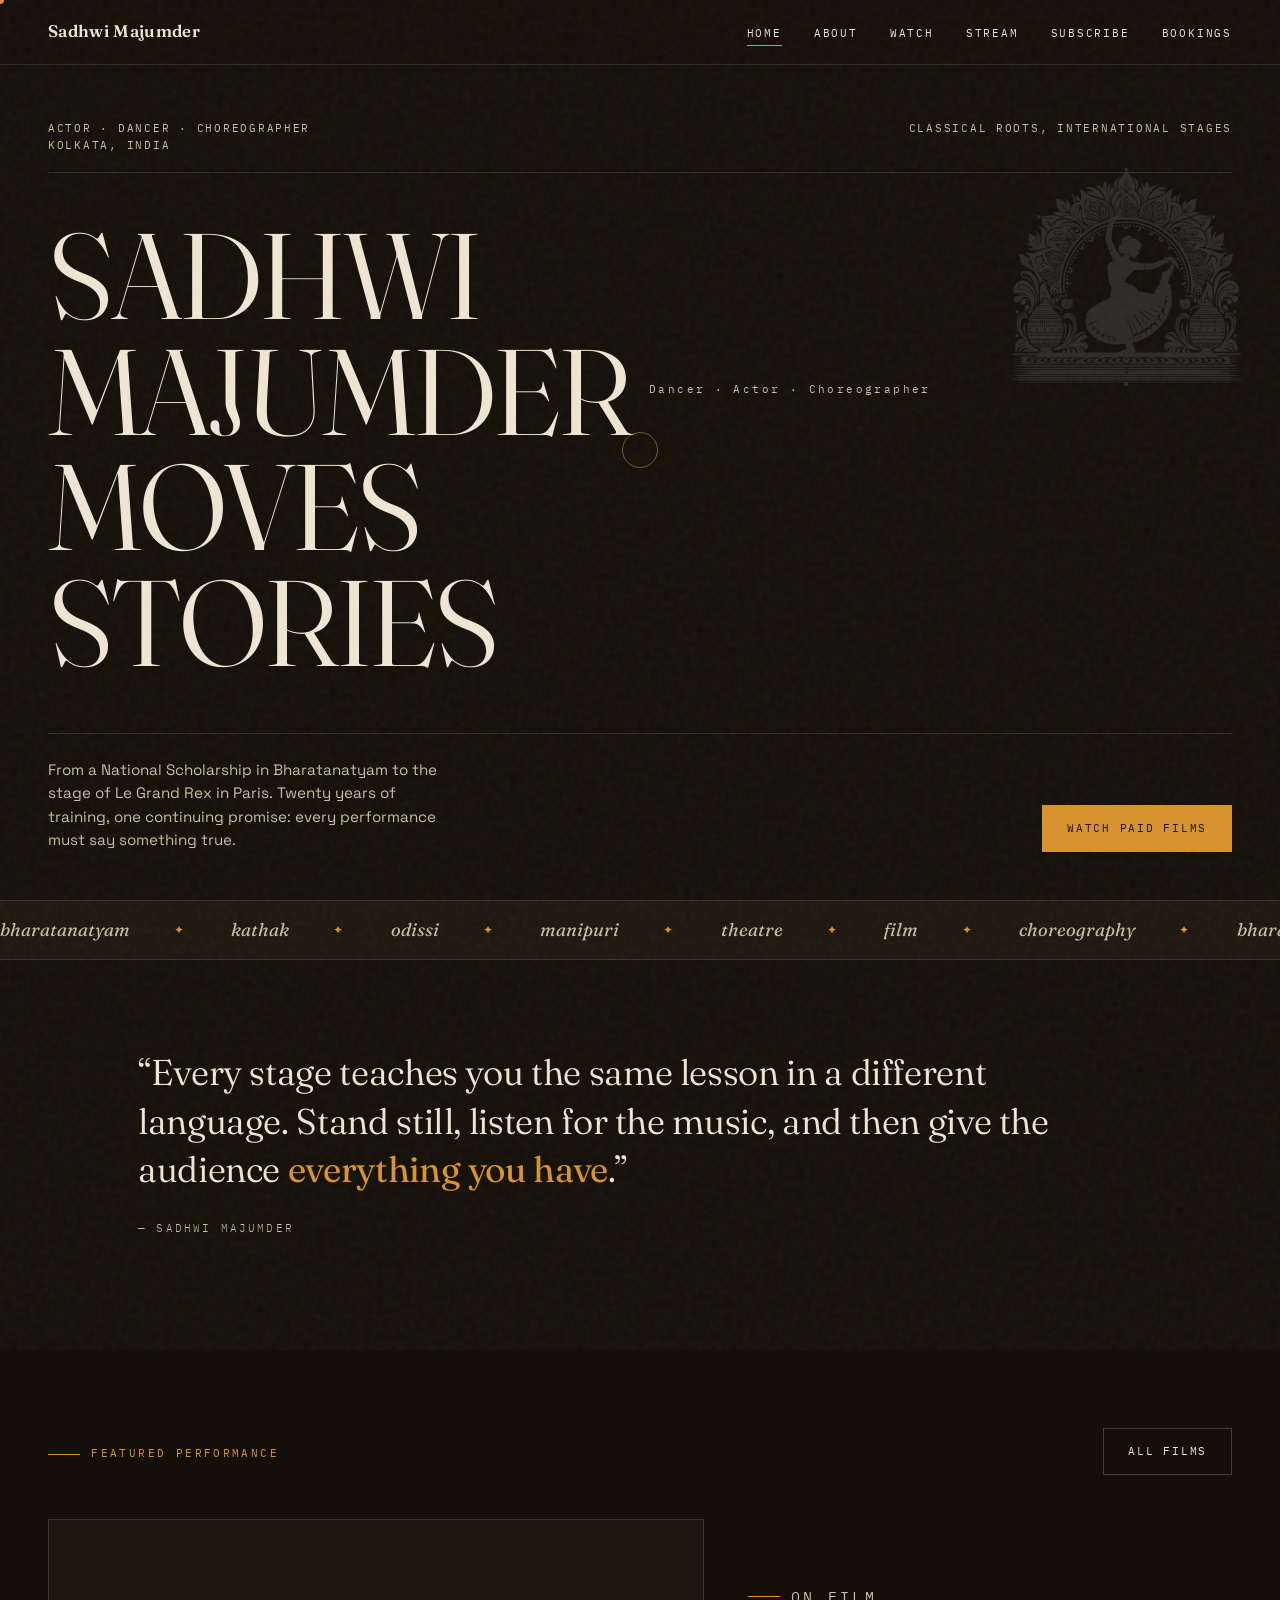
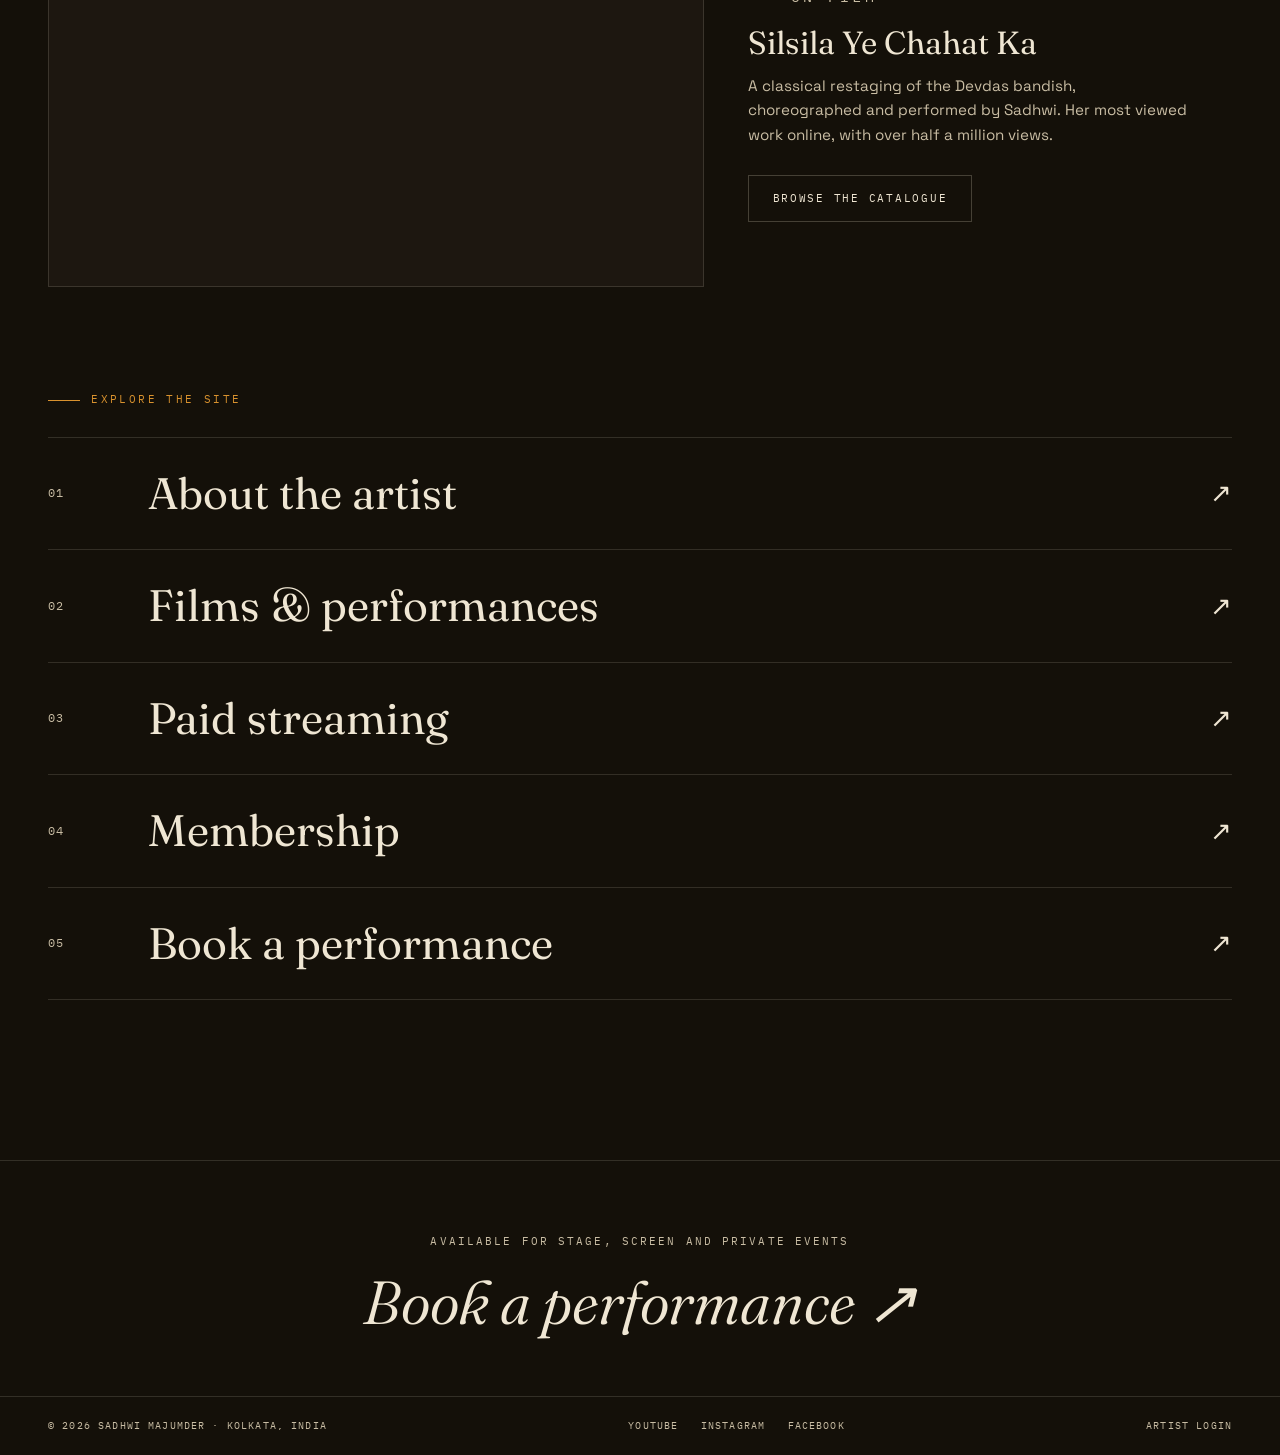
<file: index.html>
<!DOCTYPE html>
<html lang="en">
<head>
  <meta charset="UTF-8">
  <meta name="viewport" content="width=device-width, initial-scale=1.0">
  <link rel="preconnect" href="https://fonts.googleapis.com">
  <link rel="preconnect" href="https://fonts.gstatic.com" crossorigin>
  <link href="https://fonts.googleapis.com/css2?family=Fraunces:ital,opsz,wght@0,9..144,300..600;1,9..144,300..600&family=Space+Grotesk:wght@300..500&family=IBM+Plex+Mono:wght@400;500&display=swap" rel="stylesheet">
  <link rel="stylesheet" href="css/style.css">
  <link rel="icon" href="data:image/svg+xml,<svg xmlns='http://www.w3.org/2000/svg' viewBox='0 0 100 100'><text y='.9em' font-size='90'>&#10022;</text></svg>">
  <title>Sadhwi Majumder &middot; Actor, Dancer, Choreographer</title>
  <meta name="description" content="Official website of Sadhwi Majumder. Actor, dancer and choreographer with 20+ years of classical training and international stage credits, including Devdas at Le Grand Rex, Paris.">
</head>
<body>

  <div class="grain" aria-hidden="true"></div>
  <div class="cursor" aria-hidden="true"></div>
  <div class="cursor-ring" aria-hidden="true"></div>

    <header class="nav">
    <a class="wordmark" href="index.html">Sadhwi Majumder</a>
    <button class="burger" type="button" aria-label="Menu" aria-expanded="false">
      <span></span><span></span><span></span>
    </button>
    <ul class="nav-links" id="nav-links">
      <li><a href="index.html" aria-current="page">Home</a></li>
      <li><a href="about.html">About</a></li>
      <li><a href="watch.html">Watch</a></li>
      <li><a href="stream.html">Stream</a></li>
      <li><a href="subscribe.html">Subscribe</a></li>
      <li><a href="contact.html">Bookings</a></li>
    </ul>
  </header>

  <section class="hero">
    <img class="hero-motif" src="img/motif.png" alt="" aria-hidden="true">
    <div class="hero-top">
      <span>Actor &middot; Dancer &middot; Choreographer<br>Kolkata, India</span>
      <span>Classical roots, international stages</span>
    </div>
    <h1>
      <span class="sr-only">Sadhwi Majumder moves stories</span>
      <span class="hero-display" aria-hidden="true">
        <span class="row"><span class="word">Sadhwi</span></span>
        <span class="row"><span class="word">Majum<em>der</em></span><span class="dev">Dancer &middot; Actor &middot; Choreographer</span></span>
        <span class="row"><span class="word">moves</span></span>
        <span class="row"><span class="word"><em>stories</em></span></span>
      </span>
    </h1>
    <div class="hero-foot">
      <p>From a National Scholarship in Bharatanatyam to the stage of Le Grand Rex in Paris. Twenty years of training, one continuing promise: every performance must say something true.</p>
      <a class="btn solid" href="stream.html">Watch paid films</a>
    </div>
  </section>

  <div class="marquee" aria-hidden="true">
    <div class="marquee-track">
      <span>bharatanatyam <b>&#10022;</b> kathak <b>&#10022;</b> odissi <b>&#10022;</b> manipuri <b>&#10022;</b> theatre <b>&#10022;</b> film <b>&#10022;</b> choreography <b>&#10022;</b></span>
    </div>
  </div>

  <section class="statement">
    <blockquote class="rv">&ldquo;Every stage teaches you the same lesson in a different language. Stand still, listen for the music, and then give the audience <b>everything you have</b>.&rdquo;
      <cite>&mdash; Sadhwi Majumder</cite>
    </blockquote>
  </section>

  <section class="section">
    <div class="flex-between rv">
      <p class="label">Featured performance</p>
      <a class="btn" href="watch.html">All films</a>
    </div>
    <div class="featured mt-m">
      <div class="frame rv">
        <iframe src="https://www.youtube.com/embed/xkGCTHpMBcY" title="Silsila Ye Chahat Ka, classical performance by Sadhwi Majumder" allow="accelerometer; autoplay; clipboard-write; encrypted-media; gyroscope; picture-in-picture" allowfullscreen loading="lazy"></iframe>
      </div>
      <div class="rv rv-d1">
        <p class="label">On film</p>
        <h3>Silsila Ye Chahat Ka</h3>
        <p>A classical restaging of the Devdas bandish, choreographed and performed by Sadhwi. Her most viewed work online, with over half a million views.</p>
        <p class="mt-s"><a class="btn" href="watch.html">Browse the catalogue</a></p>
      </div>
    </div>
  </section>

  <section class="section" style="padding-top:0">
    <p class="label rv">Explore the site</p>
    <div class="rows mt-s">
      <a class="row-link rv" href="about.html">
        <span class="num">01</span><h2>About the artist</h2><span class="arrow">&#8599;</span>
      </a>
      <a class="row-link rv rv-d1" href="watch.html">
        <span class="num">02</span><h2>Films &amp; performances</h2><span class="arrow">&#8599;</span>
      </a>
      <a class="row-link rv rv-d2" href="stream.html">
        <span class="num">03</span><h2>Paid streaming</h2><span class="arrow">&#8599;</span>
      </a>
      <a class="row-link rv rv-d3" href="subscribe.html">
        <span class="num">04</span><h2>Membership</h2><span class="arrow">&#8599;</span>
      </a>
      <a class="row-link rv rv-d3" href="contact.html">
        <span class="num">05</span><h2>Book a performance</h2><span class="arrow">&#8599;</span>
      </a>
    </div>
  </section>

  <footer>
    <div class="foot-cta">
      <p>Available for stage, screen and private events</p>
      <a href="contact.html">Book a performance &#8599;</a>
    </div>
    <div class="foot-bar">
      <span>&copy; 2026 Sadhwi Majumder &middot; Kolkata, India</span>
      <span class="soc">
        <a href="https://www.youtube.com/@SadhwiMajumder" target="_blank" rel="noopener">YouTube</a>
        <a href="https://www.instagram.com/sadhwimajumder/" target="_blank" rel="noopener">Instagram</a>
        <a href="https://www.facebook.com/sadhwimajumder" target="_blank" rel="noopener">Facebook</a>
      </span>
      <span><a href="admin/login.html">Artist login</a></span>
    </div>
  </footer>
  <script src="js/main.js"></script>
</body>
</html>
</file>
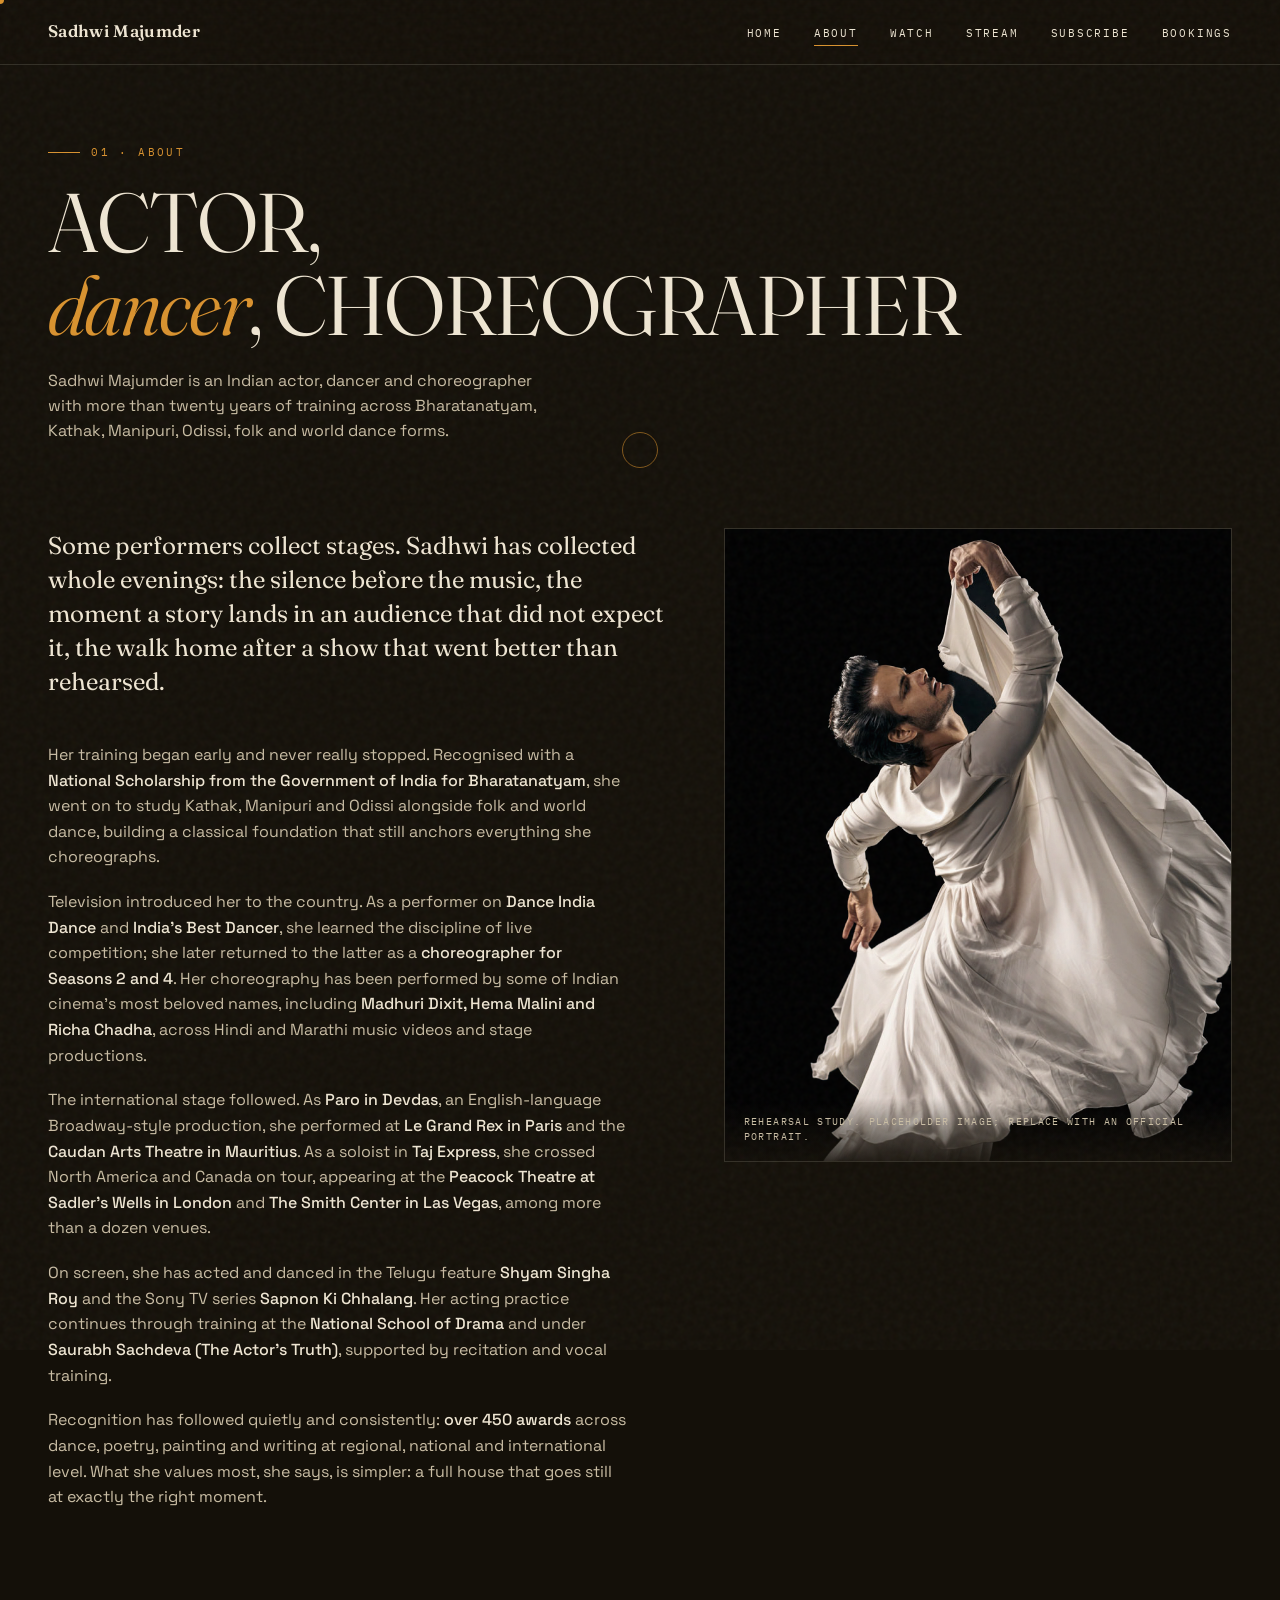
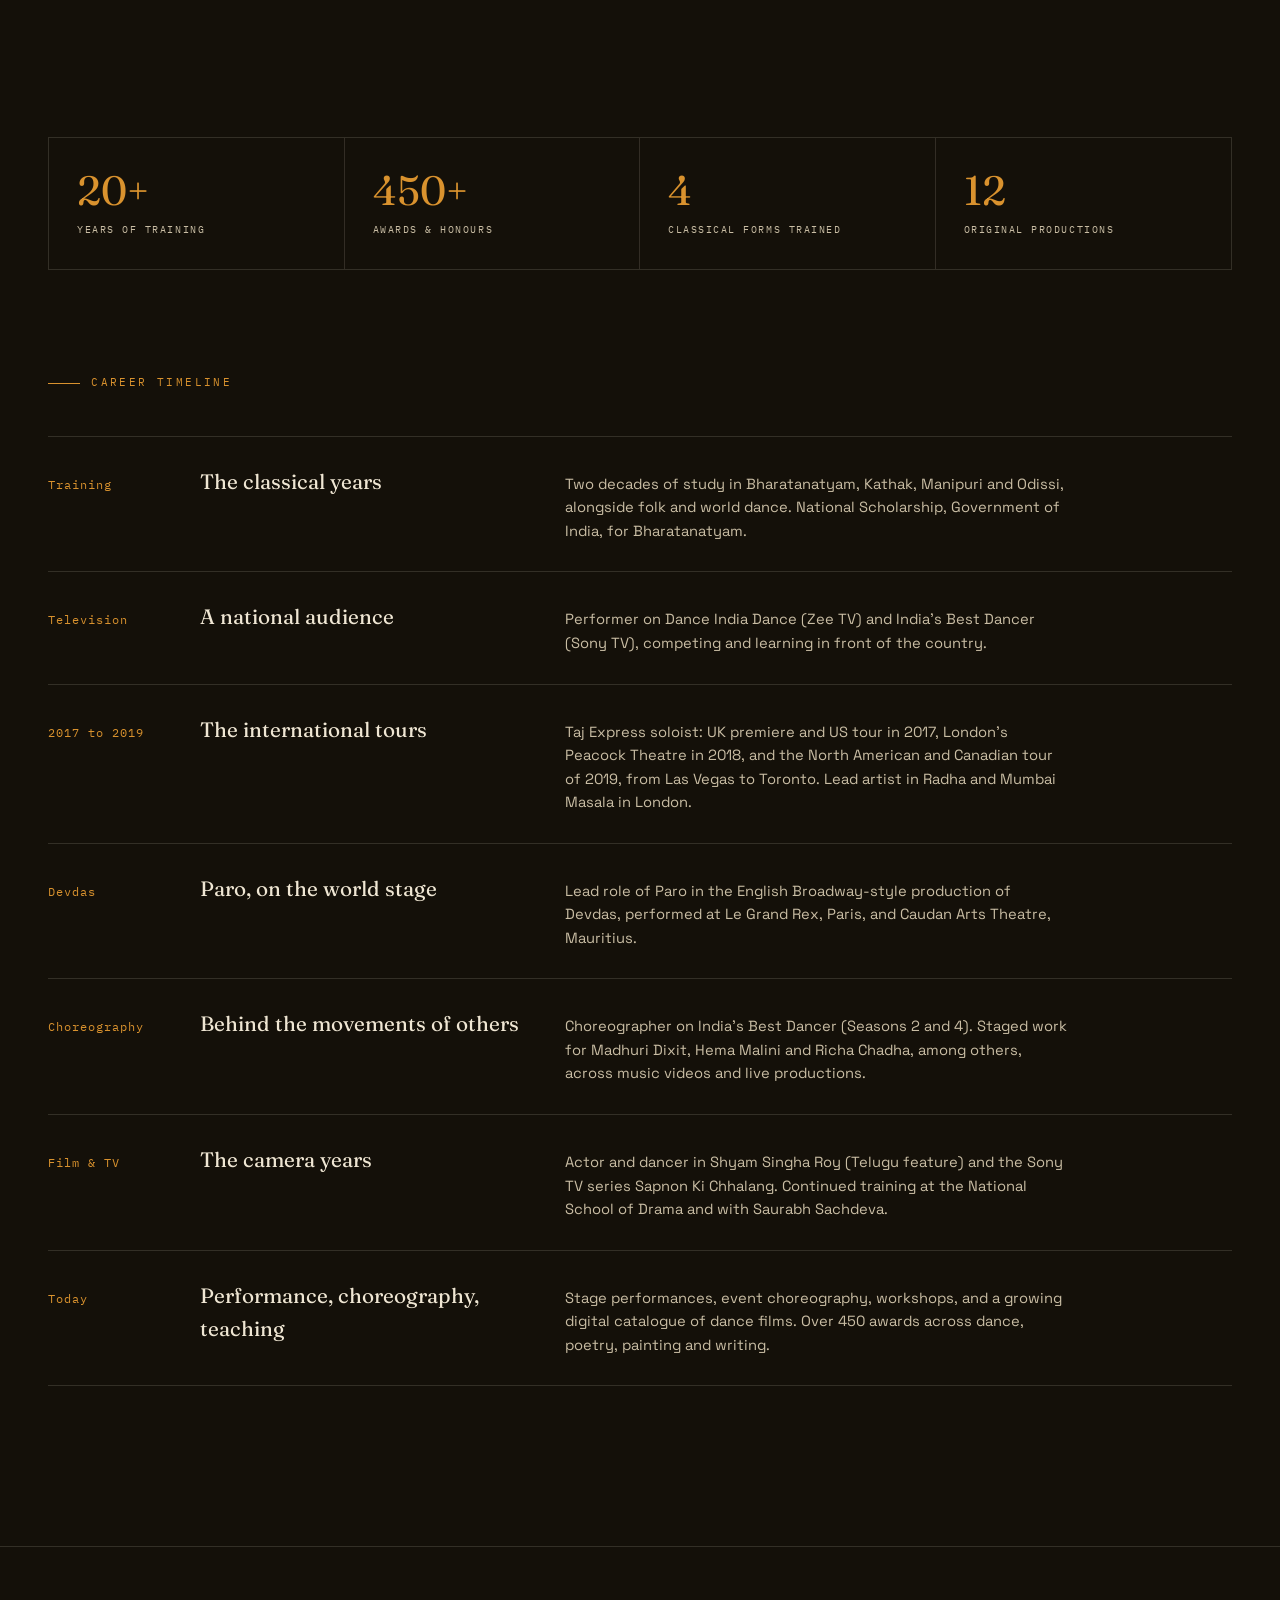
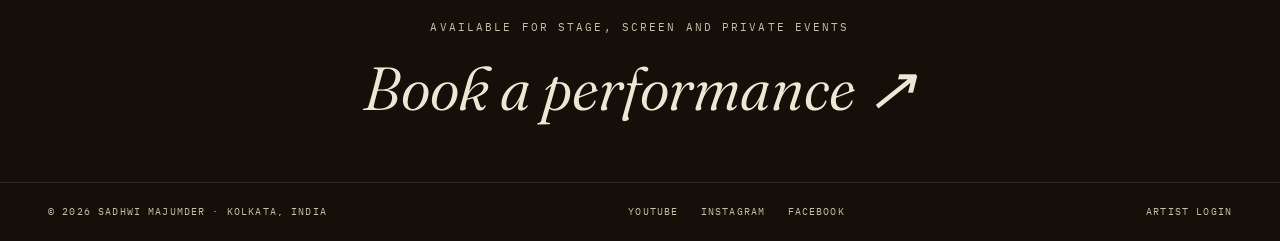
<file: about.html>
<!DOCTYPE html>
<html lang="en">
<head>

  <meta charset="UTF-8">
  <meta name="viewport" content="width=device-width, initial-scale=1.0">
  <link rel="preconnect" href="https://fonts.googleapis.com">
  <link rel="preconnect" href="https://fonts.gstatic.com" crossorigin>
  <link href="https://fonts.googleapis.com/css2?family=Fraunces:ital,opsz,wght@0,9..144,300..600;1,9..144,300..600&family=Space+Grotesk:wght@300..500&family=IBM+Plex+Mono:wght@400;500&display=swap" rel="stylesheet">
  <link rel="stylesheet" href="css/style.css">
  <link rel="icon" href="data:image/svg+xml,<svg xmlns='http://www.w3.org/2000/svg' viewBox='0 0 100 100'><text y='.9em' font-size='90'>&#10022;</text></svg>">

  <title>About &middot; Sadhwi Majumder</title>
  <meta name="description" content="The journey of Sadhwi Majumder: National Scholarship in Bharatanatyam, international theatre tours including Taj Express at Sadler's Wells and Devdas at Le Grand Rex, and choreography for India's leading screens.">
</head>
<body>

  <div class="grain" aria-hidden="true"></div>
  <div class="cursor" aria-hidden="true"></div>
  <div class="cursor-ring" aria-hidden="true"></div>

    <header class="nav">
    <a class="wordmark" href="index.html">Sadhwi Majumder</a>
    <button class="burger" type="button" aria-label="Menu" aria-expanded="false">
      <span></span><span></span><span></span>
    </button>
    <ul class="nav-links" id="nav-links">
      <li><a href="index.html">Home</a></li>
      <li><a href="about.html" aria-current="page">About</a></li>
      <li><a href="watch.html">Watch</a></li>
      <li><a href="stream.html">Stream</a></li>
      <li><a href="subscribe.html">Subscribe</a></li>
      <li><a href="contact.html">Bookings</a></li>
    </ul>
  </header>

  <section class="page-head">
    <p class="label">01 &middot; About</p>
    <h1>Actor,<br><em>dancer</em>, choreographer</h1>
    <p class="sub">Sadhwi Majumder is an Indian actor, dancer and choreographer with more than twenty years of training across Bharatanatyam, Kathak, Manipuri, Odissi, folk and world dance forms.</p>
  </section>

  <section class="section" style="padding-top:2rem">
    <div class="about-grid">
      <div>
        <p class="lede rv">Some performers collect stages. Sadhwi has collected whole evenings: the silence before the music, the moment a story lands in an audience that did not expect it, the walk home after a show that went better than rehearsed.</p>
        <div class="body mt-m">
          <p class="rv">Her training began early and never really stopped. Recognised with a <b>National Scholarship from the Government of India for Bharatanatyam</b>, she went on to study Kathak, Manipuri and Odissi alongside folk and world dance, building a classical foundation that still anchors everything she choreographs.</p>
          <p class="rv">Television introduced her to the country. As a performer on <b>Dance India Dance</b> and <b>India's Best Dancer</b>, she learned the discipline of live competition; she later returned to the latter as a <b>choreographer for Seasons 2 and 4</b>. Her choreography has been performed by some of Indian cinema's most beloved names, including <b>Madhuri Dixit, Hema Malini and Richa Chadha</b>, across Hindi and Marathi music videos and stage productions.</p>
          <p class="rv">The international stage followed. As <b>Paro in Devdas</b>, an English-language Broadway-style production, she performed at <b>Le Grand Rex in Paris</b> and the <b>Caudan Arts Theatre in Mauritius</b>. As a soloist in <b>Taj Express</b>, she crossed North America and Canada on tour, appearing at the <b>Peacock Theatre at Sadler's Wells in London</b> and <b>The Smith Center in Las Vegas</b>, among more than a dozen venues.</p>
          <p class="rv">On screen, she has acted and danced in the Telugu feature <b>Shyam Singha Roy</b> and the Sony TV series <b>Sapnon Ki Chhalang</b>. Her acting practice continues through training at the <b>National School of Drama</b> and under <b>Saurabh Sachdeva (The Actor's Truth)</b>, supported by recitation and vocal training.</p>
          <p class="rv">Recognition has followed quietly and consistently: <b>over 450 awards</b> across dance, poetry, painting and writing at regional, national and international level. What she values most, she says, is simpler: a full house that goes still at exactly the right moment.</p>
        </div>
      </div>
      <figure class="portrait rv rv-d1">
        <img src="img/study.png" alt="Dancer in rehearsal, ivory costume against a dark background">
        <figcaption>Rehearsal study. Placeholder image; replace with an official portrait.</figcaption>
      </figure>
    </div>
  </section>

  <section class="section">
    <div class="stats rv">
      <div class="stat"><div class="n">20+</div><div class="t">Years of training</div></div>
      <div class="stat"><div class="n">450+</div><div class="t">Awards &amp; honours</div></div>
      <div class="stat"><div class="n">4</div><div class="t">Classical forms trained</div></div>
      <div class="stat"><div class="n">12</div><div class="t">Original productions</div></div>
    </div>
  </section>

  <section class="section" style="padding-top:0">
    <p class="label rv">Career timeline</p>
    <div class="timeline mt-m">
      <div class="tl-row rv">
        <span class="yr">Training</span>
        <h3>The classical years</h3>
        <p>Two decades of study in Bharatanatyam, Kathak, Manipuri and Odissi, alongside folk and world dance. National Scholarship, Government of India, for Bharatanatyam.</p>
      </div>
      <div class="tl-row rv">
        <span class="yr">Television</span>
        <h3>A national audience</h3>
        <p>Performer on Dance India Dance (Zee TV) and India's Best Dancer (Sony TV), competing and learning in front of the country.</p>
      </div>
      <div class="tl-row rv">
        <span class="yr">2017 to 2019</span>
        <h3>The international tours</h3>
        <p>Taj Express soloist: UK premiere and US tour in 2017, London's Peacock Theatre in 2018, and the North American and Canadian tour of 2019, from Las Vegas to Toronto. Lead artist in Radha and Mumbai Masala in London.</p>
      </div>
      <div class="tl-row rv">
        <span class="yr">Devdas</span>
        <h3>Paro, on the world stage</h3>
        <p>Lead role of Paro in the English Broadway-style production of Devdas, performed at Le Grand Rex, Paris, and Caudan Arts Theatre, Mauritius.</p>
      </div>
      <div class="tl-row rv">
        <span class="yr">Choreography</span>
        <h3>Behind the movements of others</h3>
        <p>Choreographer on India's Best Dancer (Seasons 2 and 4). Staged work for Madhuri Dixit, Hema Malini and Richa Chadha, among others, across music videos and live productions.</p>
      </div>
      <div class="tl-row rv">
        <span class="yr">Film &amp; TV</span>
        <h3>The camera years</h3>
        <p>Actor and dancer in Shyam Singha Roy (Telugu feature) and the Sony TV series Sapnon Ki Chhalang. Continued training at the National School of Drama and with Saurabh Sachdeva.</p>
      </div>
      <div class="tl-row rv">
        <span class="yr">Today</span>
        <h3>Performance, choreography, teaching</h3>
        <p>Stage performances, event choreography, workshops, and a growing digital catalogue of dance films. Over 450 awards across dance, poetry, painting and writing.</p>
      </div>
    </div>
  </section>


  <footer>
    <div class="foot-cta">
      <p>Available for stage, screen and private events</p>
      <a href="contact.html">Book a performance &#8599;</a>
    </div>
    <div class="foot-bar">
      <span>&copy; 2026 Sadhwi Majumder &middot; Kolkata, India</span>
      <span class="soc">
        <a href="https://www.youtube.com/@SadhwiMajumder" target="_blank" rel="noopener">YouTube</a>
        <a href="https://www.instagram.com/sadhwimajumder/" target="_blank" rel="noopener">Instagram</a>
        <a href="https://www.facebook.com/sadhwimajumder" target="_blank" rel="noopener">Facebook</a>
      </span>
      <span><a href="admin/login.html">Artist login</a></span>
    </div>
  </footer>
  <script src="js/main.js"></script>

</body>
</html>
</file>
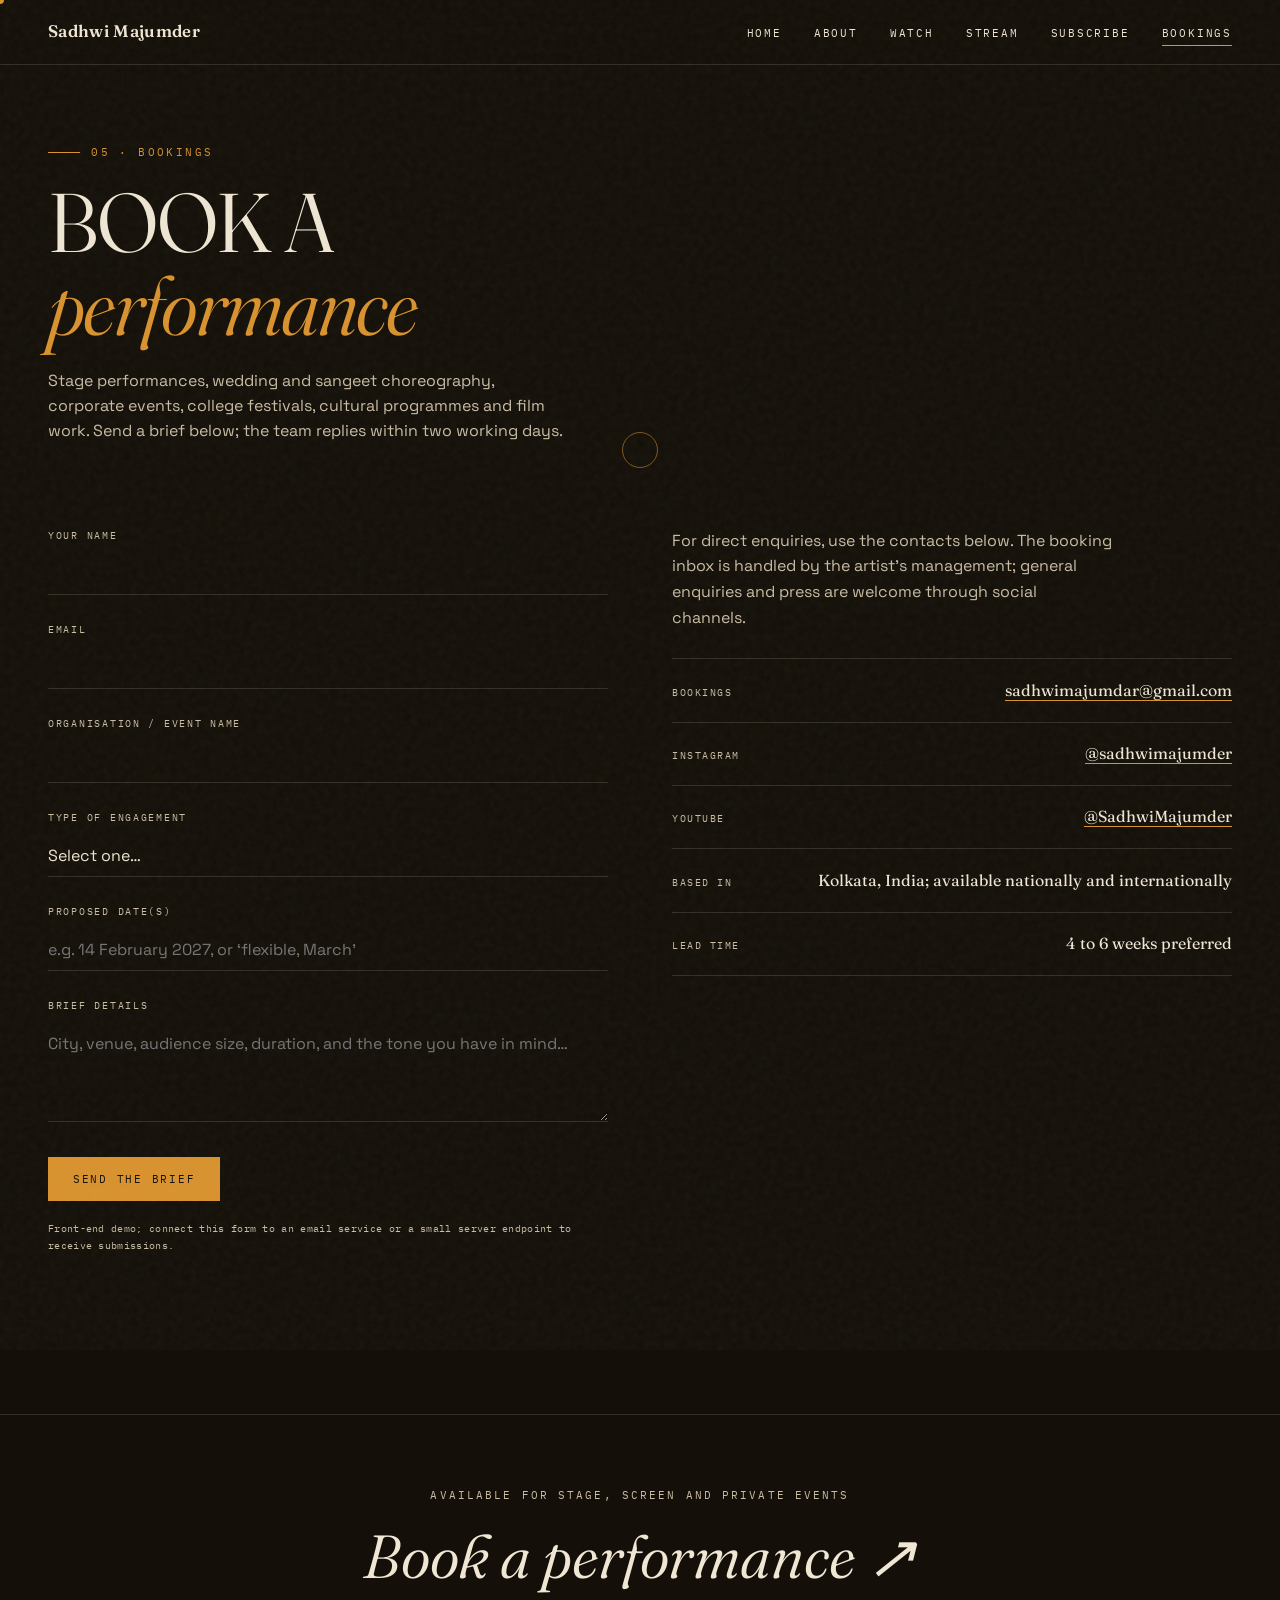
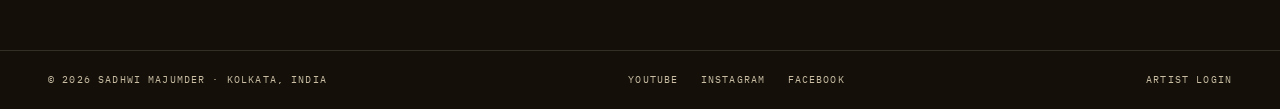
<file: contact.html>
<!DOCTYPE html>
<html lang="en">
<head>

  <meta charset="UTF-8">
  <meta name="viewport" content="width=device-width, initial-scale=1.0">
  <link rel="preconnect" href="https://fonts.googleapis.com">
  <link rel="preconnect" href="https://fonts.gstatic.com" crossorigin>
  <link href="https://fonts.googleapis.com/css2?family=Fraunces:ital,opsz,wght@0,9..144,300..600;1,9..144,300..600&family=Space+Grotesk:wght@300..500&family=IBM+Plex+Mono:wght@400;500&display=swap" rel="stylesheet">
  <link rel="stylesheet" href="css/style.css">
  <link rel="icon" href="data:image/svg+xml,<svg xmlns='http://www.w3.org/2000/svg' viewBox='0 0 100 100'><text y='.9em' font-size='90'>&#10022;</text></svg>">

  <title>Bookings &middot; Sadhwi Majumder</title>
  <meta name="description" content="Book Sadhwi Majumder for stage performances, weddings and sangeets, corporate events, festivals, film choreography and workshops.">
</head>
<body>

  <div class="grain" aria-hidden="true"></div>
  <div class="cursor" aria-hidden="true"></div>
  <div class="cursor-ring" aria-hidden="true"></div>

    <header class="nav">
    <a class="wordmark" href="index.html">Sadhwi Majumder</a>
    <button class="burger" type="button" aria-label="Menu" aria-expanded="false">
      <span></span><span></span><span></span>
    </button>
    <ul class="nav-links" id="nav-links">
      <li><a href="index.html">Home</a></li>
      <li><a href="about.html">About</a></li>
      <li><a href="watch.html">Watch</a></li>
      <li><a href="stream.html">Stream</a></li>
      <li><a href="subscribe.html">Subscribe</a></li>
      <li><a href="contact.html" aria-current="page">Bookings</a></li>
    </ul>
  </header>

  <section class="page-head">
    <p class="label">05 &middot; Bookings</p>
    <h1>Book a<br><em>performance</em></h1>
    <p class="sub">Stage performances, wedding and sangeet choreography, corporate events, college festivals, cultural programmes and film work. Send a brief below; the team replies within two working days.</p>
  </section>

  <section class="section" style="padding-top:2rem">
    <div class="contact-grid">

      <div class="form rv">
        <form id="booking-form" novalidate>
          <div class="field">
            <label for="f-name">Your name</label>
            <input id="f-name" type="text" required autocomplete="name">
            <span class="err">Please enter your name.</span>
          </div>
          <div class="field">
            <label for="f-email">Email</label>
            <input id="f-email" type="email" required autocomplete="email">
            <span class="err">Please enter a valid email address.</span>
          </div>
          <div class="field">
            <label for="f-org">Organisation / event name</label>
            <input id="f-org" type="text" autocomplete="organization">
          </div>
          <div class="field">
            <label for="f-type">Type of engagement</label>
            <select id="f-type" required>
              <option value="">Select one&hellip;</option>
              <option>Stage performance</option>
              <option>Wedding / sangeet choreography</option>
              <option>Corporate event</option>
              <option>College / school festival</option>
              <option>Cultural festival</option>
              <option>Film / screen choreography</option>
              <option>Workshop / masterclass</option>
              <option>Other</option>
            </select>
            <span class="err">Please select an option.</span>
          </div>
          <div class="field">
            <label for="f-date">Proposed date(s)</label>
            <input id="f-date" type="text" placeholder="e.g. 14 February 2027, or &lsquo;flexible, March&rsquo;">
          </div>
          <div class="field">
            <label for="f-msg">Brief details</label>
            <textarea id="f-msg" required placeholder="City, venue, audience size, duration, and the tone you have in mind&hellip;"></textarea>
            <span class="err">Please add a few details so we can respond accurately.</span>
          </div>
          <button class="btn solid" type="submit">Send the brief</button>
          <p class="form-note">Front-end demo; connect this form to an email service or a small server endpoint to receive submissions.</p>
        </form>
        <div class="form-ok">Thank you. Your brief has been received and the team will reply within two working days.</div>
      </div>

      <div class="direct rv rv-d1">
        <p>For direct enquiries, use the contacts below. The booking inbox is handled by the artist's management; general enquiries and press are welcome through social channels.</p>
        <dl>
          <div class="d-row"><dt>Bookings</dt><dd><a href="mailto:sadhwimajumdar@gmail.com">sadhwimajumdar@gmail.com</a></dd></div>
          <div class="d-row"><dt>Instagram</dt><dd><a href="https://www.instagram.com/sadhwimajumder/" target="_blank" rel="noopener">@sadhwimajumder</a></dd></div>
          <div class="d-row"><dt>YouTube</dt><dd><a href="https://www.youtube.com/@SadhwiMajumder" target="_blank" rel="noopener">@SadhwiMajumder</a></dd></div>
          <div class="d-row"><dt>Based in</dt><dd>Kolkata, India; available nationally and internationally</dd></div>
          <div class="d-row"><dt>Lead time</dt><dd>4 to 6 weeks preferred</dd></div>
        </dl>
      </div>

    </div>
  </section>


  <footer>
    <div class="foot-cta">
      <p>Available for stage, screen and private events</p>
      <a href="contact.html">Book a performance &#8599;</a>
    </div>
    <div class="foot-bar">
      <span>&copy; 2026 Sadhwi Majumder &middot; Kolkata, India</span>
      <span class="soc">
        <a href="https://www.youtube.com/@SadhwiMajumder" target="_blank" rel="noopener">YouTube</a>
        <a href="https://www.instagram.com/sadhwimajumder/" target="_blank" rel="noopener">Instagram</a>
        <a href="https://www.facebook.com/sadhwimajumder" target="_blank" rel="noopener">Facebook</a>
      </span>
      <span><a href="admin/login.html">Artist login</a></span>
    </div>
  </footer>
  <script src="js/main.js"></script>

</body>
</html>
</file>
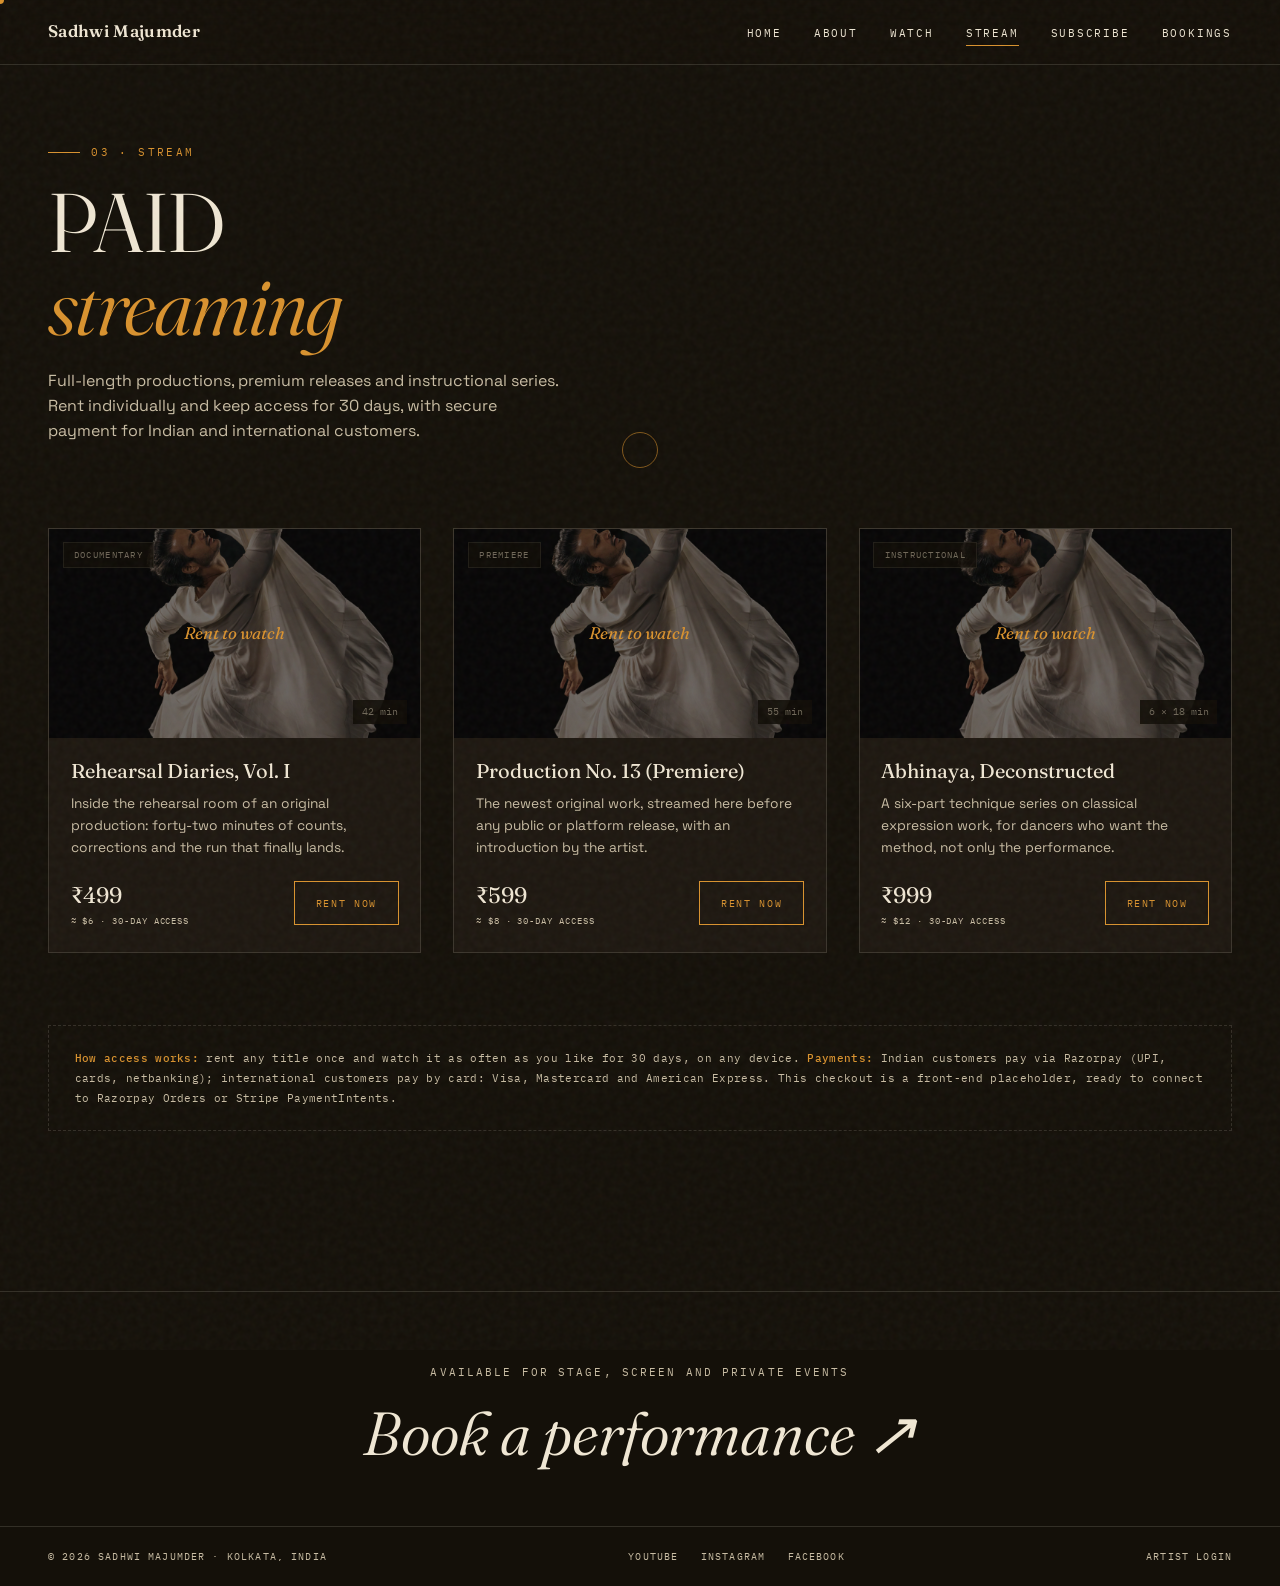
<file: stream.html>
<!DOCTYPE html>
<html lang="en">
<head>

  <meta charset="UTF-8">
  <meta name="viewport" content="width=device-width, initial-scale=1.0">
  <link rel="preconnect" href="https://fonts.googleapis.com">
  <link rel="preconnect" href="https://fonts.gstatic.com" crossorigin>
  <link href="https://fonts.googleapis.com/css2?family=Fraunces:ital,opsz,wght@0,9..144,300..600;1,9..144,300..600&family=Space+Grotesk:wght@300..500&family=IBM+Plex+Mono:wght@400;500&display=swap" rel="stylesheet">
  <link rel="stylesheet" href="css/style.css">
  <link rel="icon" href="data:image/svg+xml,<svg xmlns='http://www.w3.org/2000/svg' viewBox='0 0 100 100'><text y='.9em' font-size='90'>&#10022;</text></svg>">

  <title>Stream &middot; Sadhwi Majumder</title>
  <meta name="description" content="Rent full-length dance films by Sadhwi Majumder. Secure payments via Razorpay for India and international cards including Visa, Mastercard and American Express.">
</head>
<body>

  <div class="grain" aria-hidden="true"></div>
  <div class="cursor" aria-hidden="true"></div>
  <div class="cursor-ring" aria-hidden="true"></div>

    <header class="nav">
    <a class="wordmark" href="index.html">Sadhwi Majumder</a>
    <button class="burger" type="button" aria-label="Menu" aria-expanded="false">
      <span></span><span></span><span></span>
    </button>
    <ul class="nav-links" id="nav-links">
      <li><a href="index.html">Home</a></li>
      <li><a href="about.html">About</a></li>
      <li><a href="watch.html">Watch</a></li>
      <li><a href="stream.html" aria-current="page">Stream</a></li>
      <li><a href="subscribe.html">Subscribe</a></li>
      <li><a href="contact.html">Bookings</a></li>
    </ul>
  </header>

  <section class="page-head">
    <p class="label">03 &middot; Stream</p>
    <h1>Paid<br><em>streaming</em></h1>
    <p class="sub">Full-length productions, premium releases and instructional series. Rent individually and keep access for 30 days, with secure payment for Indian and international customers.</p>
  </section>

  <section class="section" style="padding-top:2rem">
    <div class="stream-grid">

      <article class="buy-card rv" data-id="rehearsal-diaries-1" data-title="Rehearsal Diaries, Vol. I" data-inr="499" data-usd="6" data-embed="https://www.youtube.com/embed/xkGCTHpMBcY?rel=0">
        <div class="buy-thumb">
          <img src="img/study.png" alt="Rehearsal Diaries, Vol. I">
          <span class="badge">Documentary</span><span class="dur">42 min</span>
          <div class="lockveil"><span class="lv-ic">Rent to watch</span></div>
        </div>
        <div class="buy-player" style="display:none;aspect-ratio:16/9;background:#000"><iframe title="Rehearsal Diaries, Vol. I" allow="accelerometer; clipboard-write; encrypted-media; gyroscope; picture-in-picture" allowfullscreen></iframe></div>
        <div class="buy-body">
          <h3>Rehearsal Diaries, Vol. I</h3>
          <p>Inside the rehearsal room of an original production: forty-two minutes of counts, corrections and the run that finally lands.</p>
          <div class="buy-foot">
            <div class="buy-price">&#8377;499<small>&#8776; $6 &middot; 30-day access</small></div>
            <button class="buy-btn" data-buy type="button">Rent now</button>
          </div>
        </div>
      </article>

      <article class="buy-card rv rv-d1" data-id="prod-13" data-title="Production No. 13 (Premiere)" data-inr="599" data-usd="8" data-embed="https://www.youtube.com/embed/JzSUU1mVIsc?rel=0">
        <div class="buy-thumb">
          <img src="img/study.png" alt="Production No. 13">
          <span class="badge">Premiere</span><span class="dur">55 min</span>
          <div class="lockveil"><span class="lv-ic">Rent to watch</span></div>
        </div>
        <div class="buy-player" style="display:none;aspect-ratio:16/9;background:#000"><iframe title="Production No. 13" allow="accelerometer; clipboard-write; encrypted-media; gyroscope; picture-in-picture" allowfullscreen></iframe></div>
        <div class="buy-body">
          <h3>Production No. 13 (Premiere)</h3>
          <p>The newest original work, streamed here before any public or platform release, with an introduction by the artist.</p>
          <div class="buy-foot">
            <div class="buy-price">&#8377;599<small>&#8776; $8 &middot; 30-day access</small></div>
            <button class="buy-btn" data-buy type="button">Rent now</button>
          </div>
        </div>
      </article>

      <article class="buy-card rv rv-d2" data-id="abhinaya-series" data-title="Abhinaya, Deconstructed (6-part series)" data-inr="999" data-usd="12" data-embed="https://www.youtube.com/embed/jzopSS00yBs?rel=0">
        <div class="buy-thumb">
          <img src="img/study.png" alt="Abhinaya, Deconstructed">
          <span class="badge">Instructional</span><span class="dur">6 &times; 18 min</span>
          <div class="lockveil"><span class="lv-ic">Rent to watch</span></div>
        </div>
        <div class="buy-player" style="display:none;aspect-ratio:16/9;background:#000"><iframe title="Abhinaya, Deconstructed" allow="accelerometer; clipboard-write; encrypted-media; gyroscope; picture-in-picture" allowfullscreen></iframe></div>
        <div class="buy-body">
          <h3>Abhinaya, Deconstructed</h3>
          <p>A six-part technique series on classical expression work, for dancers who want the method, not only the performance.</p>
          <div class="buy-foot">
            <div class="buy-price">&#8377;999<small>&#8776; $12 &middot; 30-day access</small></div>
            <button class="buy-btn" data-buy type="button">Rent now</button>
          </div>
        </div>
      </article>

    </div>

    <div class="pay-note rv mt-l">
      <b>How access works:</b> rent any title once and watch it as often as you like for 30 days, on any device. <b>Payments:</b> Indian customers pay via Razorpay (UPI, cards, netbanking); international customers pay by card: Visa, Mastercard and American Express. This checkout is a front-end placeholder, ready to connect to Razorpay Orders or Stripe PaymentIntents.
    </div>
  </section>

  <!-- ============ CHECKOUT MODAL (payment gateway placeholder) ============ -->
  <div class="modal" id="checkout-modal" role="dialog" aria-modal="true" aria-label="Checkout">
    <div class="modal-card">
      <button class="modal-x" type="button" aria-label="Close">&times;</button>
      <p class="m-sub">Secure checkout</p>
      <h3 data-co-title>Film title</h3>
      <p class="m-sub" data-co-price style="margin-top:.5rem"></p>

      <div id="co-form-panes">
        <div class="pay-tabs" role="tablist">
          <button class="pay-tab active" data-tab="card" type="button">International card</button>
          <button class="pay-tab" data-tab="rzp" type="button">India &middot; Razorpay</button>
        </div>

        <div class="pay-pane active" id="pane-card">
          <p class="secure-line">
            <svg width="12" height="14" viewBox="0 0 12 14" fill="none"><rect x="1" y="6" width="10" height="8" stroke="#d9922e"/><path d="M3 6V4a3 3 0 0 1 6 0v2" stroke="#d9922e"/></svg>
            Card payments &middot; Visa, Mastercard, Amex
          </p>
          <form class="form" style="margin-top:0" onsubmit="return false">
            <div class="field f-field">
              <label for="cc-name">Name on card</label>
              <input id="cc-name" type="text" required autocomplete="cc-name">
              <span class="err">Required.</span>
            </div>
            <div class="field f-field">
              <label for="cc-email">Email for receipt</label>
              <input id="cc-email" type="email" required autocomplete="email">
              <span class="err">Enter a valid email.</span>
            </div>
            <div class="field f-field">
              <label for="cc-num">Card number</label>
              <input id="cc-num" inputmode="numeric" placeholder="4242 4242 4242 4242" required>
              <span class="err">Enter a valid card number.</span>
            </div>
            <div style="display:grid;grid-template-columns:1fr 1fr;gap:1.4rem">
              <div class="field f-field">
                <label for="cc-exp">Expiry</label>
                <input id="cc-exp" inputmode="numeric" placeholder="MM/YY" required>
                <span class="err">MM/YY.</span>
              </div>
              <div class="field f-field">
                <label for="cc-cvc">CVC</label>
                <input id="cc-cvc" inputmode="numeric" placeholder="123" required>
                <span class="err">3 to 4 digits.</span>
              </div>
            </div>
          </form>
        </div>

        <div class="pay-pane" id="pane-rzp">
          <p class="secure-line">
            <svg width="12" height="14" viewBox="0 0 12 14" fill="none"><rect x="1" y="6" width="10" height="8" stroke="#d9922e"/><path d="M3 6V4a3 3 0 0 1 6 0v2" stroke="#d9922e"/></svg>
            UPI &middot; cards &middot; netbanking &middot; wallets
          </p>
          <form class="form" style="margin-top:0" onsubmit="return false">
            <div class="field f-field">
              <label for="rzp-name">Full name</label>
              <input id="rzp-name" type="text" required autocomplete="name">
              <span class="err">Required.</span>
            </div>
            <div class="field f-field">
              <label for="rzp-email">Email</label>
              <input id="rzp-email" type="email" required autocomplete="email">
              <span class="err">Enter a valid email.</span>
            </div>
            <div class="field f-field">
              <label for="rzp-phone">Mobile (UPI / SMS receipt)</label>
              <input id="rzp-phone" type="tel" inputmode="tel" placeholder="+91" required>
              <span class="err">Enter a valid mobile number.</span>
            </div>
          </form>
        </div>

        <button class="btn solid" id="co-pay" type="button" style="width:100%;margin-top:.6rem">Pay securely</button>

        <div class="gateway-note">
          <b>Gateway placeholder:</b> this checkout is a UI mock. In production, the card tab calls <b>Stripe PaymentIntent</b> (or Razorpay's international offering), and the India tab opens <b>Razorpay Checkout</b> with an order created on the server. Never handle raw card data in browser code; tokenise through the gateway's own fields.
        </div>
      </div>

      <div class="processing" id="co-processing">
        <div class="spinner"></div>
        Contacting payment gateway&hellip;
      </div>

      <div class="pay-success" id="co-success">
        <div class="tick">&#10003;</div>
        <p class="m-sub" style="margin-top:1rem">Payment received</p>
        <h3 style="margin:.6rem 0 1.8rem">Your film is unlocked</h3>
        <button class="btn solid" id="co-done" type="button">Watch now</button>
      </div>
    </div>
  </div>


  <footer>
    <div class="foot-cta">
      <p>Available for stage, screen and private events</p>
      <a href="contact.html">Book a performance &#8599;</a>
    </div>
    <div class="foot-bar">
      <span>&copy; 2026 Sadhwi Majumder &middot; Kolkata, India</span>
      <span class="soc">
        <a href="https://www.youtube.com/@SadhwiMajumder" target="_blank" rel="noopener">YouTube</a>
        <a href="https://www.instagram.com/sadhwimajumder/" target="_blank" rel="noopener">Instagram</a>
        <a href="https://www.facebook.com/sadhwimajumder" target="_blank" rel="noopener">Facebook</a>
      </span>
      <span><a href="admin/login.html">Artist login</a></span>
    </div>
  </footer>
  <script src="js/main.js"></script>

</body>
</html>
</file>
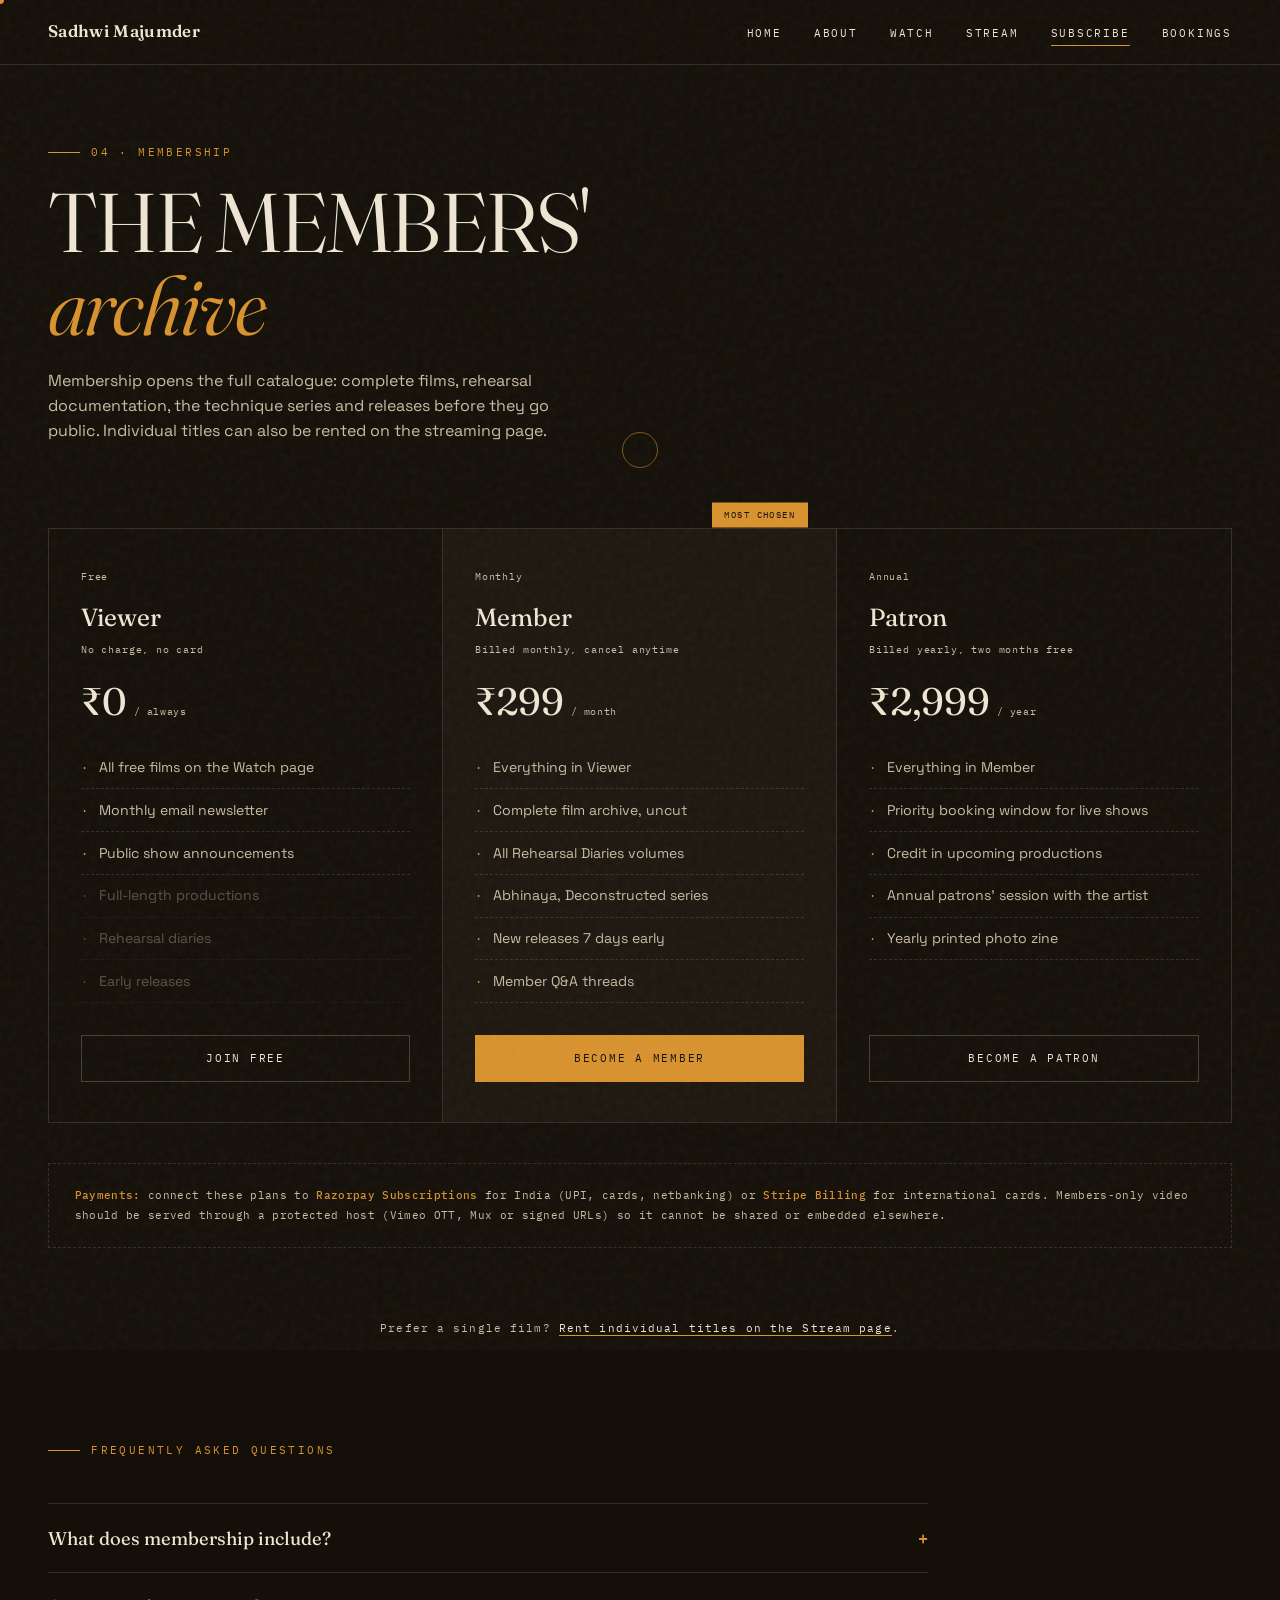
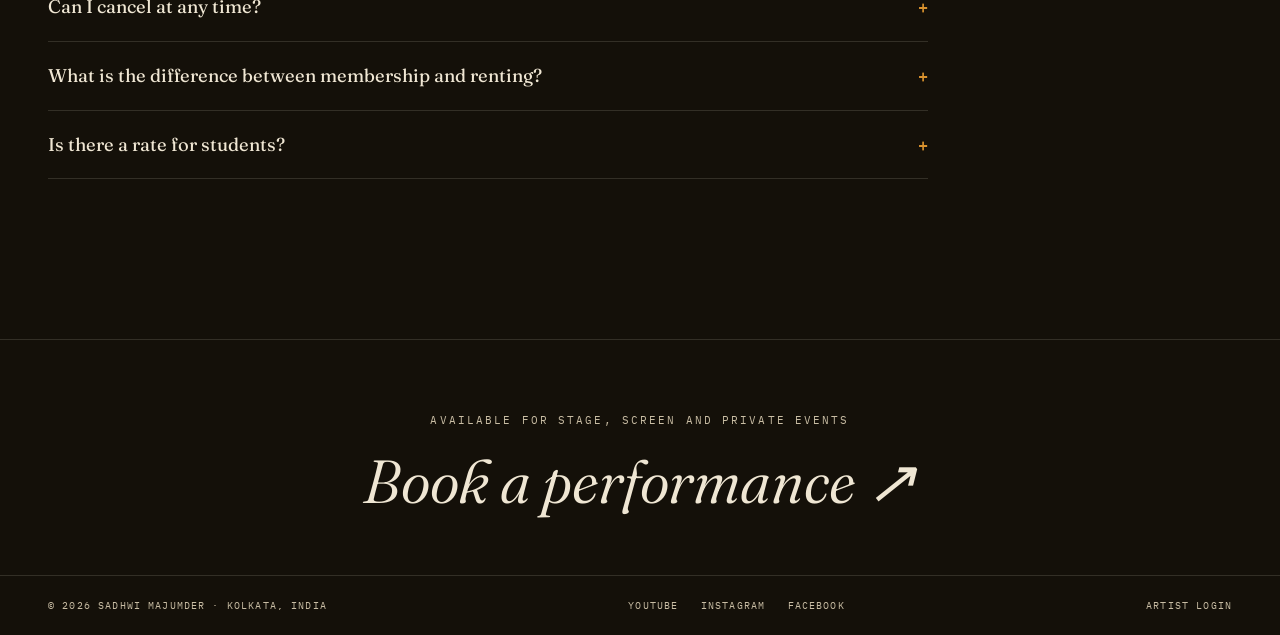
<file: subscribe.html>
<!DOCTYPE html>
<html lang="en">
<head>

  <meta charset="UTF-8">
  <meta name="viewport" content="width=device-width, initial-scale=1.0">
  <link rel="preconnect" href="https://fonts.googleapis.com">
  <link rel="preconnect" href="https://fonts.gstatic.com" crossorigin>
  <link href="https://fonts.googleapis.com/css2?family=Fraunces:ital,opsz,wght@0,9..144,300..600;1,9..144,300..600&family=Space+Grotesk:wght@300..500&family=IBM+Plex+Mono:wght@400;500&display=swap" rel="stylesheet">
  <link rel="stylesheet" href="css/style.css">
  <link rel="icon" href="data:image/svg+xml,<svg xmlns='http://www.w3.org/2000/svg' viewBox='0 0 100 100'><text y='.9em' font-size='90'>&#10022;</text></svg>">

  <title>Membership &middot; Sadhwi Majumder</title>
  <meta name="description" content="Membership plans for the Sadhwi Majumder archive: full-length films, rehearsal diaries, technique series and early releases.">
</head>
<body>

  <div class="grain" aria-hidden="true"></div>
  <div class="cursor" aria-hidden="true"></div>
  <div class="cursor-ring" aria-hidden="true"></div>

    <header class="nav">
    <a class="wordmark" href="index.html">Sadhwi Majumder</a>
    <button class="burger" type="button" aria-label="Menu" aria-expanded="false">
      <span></span><span></span><span></span>
    </button>
    <ul class="nav-links" id="nav-links">
      <li><a href="index.html">Home</a></li>
      <li><a href="about.html">About</a></li>
      <li><a href="watch.html">Watch</a></li>
      <li><a href="stream.html">Stream</a></li>
      <li><a href="subscribe.html" aria-current="page">Subscribe</a></li>
      <li><a href="contact.html">Bookings</a></li>
    </ul>
  </header>

  <section class="page-head">
    <p class="label">04 &middot; Membership</p>
    <h1>The members'<br><em>archive</em></h1>
    <p class="sub">Membership opens the full catalogue: complete films, rehearsal documentation, the technique series and releases before they go public. Individual titles can also be rented on the streaming page.</p>
  </section>

  <section class="section" style="padding-top:2rem">
    <div class="plans rv">

      <div class="plan">
        <span class="lang">Free</span>
        <h3>Viewer</h3>
        <span class="lang">No charge, no card</span>
        <div class="price">&#8377;0<small> / always</small></div>
        <ul>
          <li>All free films on the Watch page</li>
          <li>Monthly email newsletter</li>
          <li>Public show announcements</li>
          <li class="no">Full-length productions</li>
          <li class="no">Rehearsal diaries</li>
          <li class="no">Early releases</li>
        </ul>
        <a class="btn" href="#" data-plan>Join free</a>
      </div>

      <div class="plan featured-plan">
        <span class="flag">Most chosen</span>
        <span class="lang">Monthly</span>
        <h3>Member</h3>
        <span class="lang">Billed monthly, cancel anytime</span>
        <div class="price">&#8377;299<small> / month</small></div>
        <ul>
          <li>Everything in Viewer</li>
          <li>Complete film archive, uncut</li>
          <li>All Rehearsal Diaries volumes</li>
          <li>Abhinaya, Deconstructed series</li>
          <li>New releases 7 days early</li>
          <li>Member Q&amp;A threads</li>
        </ul>
        <a class="btn solid" href="#" data-plan>Become a member</a>
      </div>

      <div class="plan">
        <span class="lang">Annual</span>
        <h3>Patron</h3>
        <span class="lang">Billed yearly, two months free</span>
        <div class="price">&#8377;2,999<small> / year</small></div>
        <ul>
          <li>Everything in Member</li>
          <li>Priority booking window for live shows</li>
          <li>Credit in upcoming productions</li>
          <li>Annual patrons' session with the artist</li>
          <li>Yearly printed photo zine</li>
        </ul>
        <a class="btn" href="#" data-plan>Become a patron</a>
      </div>

    </div>

    <div class="pay-note rv">
      <b>Payments:</b> connect these plans to <b>Razorpay Subscriptions</b> for India (UPI, cards, netbanking) or <b>Stripe Billing</b> for international cards. Members-only video should be served through a protected host (Vimeo OTT, Mux or signed URLs) so it cannot be shared or embedded elsewhere.
    </div>

    <p class="rv center mt-l" style="font-family:var(--mono);font-size:.7rem;letter-spacing:.1em;color:var(--ivory-dim)">
      Prefer a single film? <a href="stream.html" style="border-bottom:1px solid var(--saffron);color:var(--ivory)">Rent individual titles on the Stream page</a>.
    </p>
  </section>

  <section class="section" style="padding-top:0">
    <p class="label rv">Frequently asked questions</p>
    <div class="faq mt-m">
      <div class="faq-item">
        <button class="faq-q" aria-expanded="false">What does membership include?<span class="pm">+</span></button>
        <div class="faq-a"><p>The complete, uncut film archive, including long-form productions not published on YouTube, plus all rehearsal diaries, the six-part technique series, and every new release seven days before it becomes public.</p></div>
      </div>
      <div class="faq-item">
        <button class="faq-q" aria-expanded="false">Can I cancel at any time?<span class="pm">+</span></button>
        <div class="faq-a"><p>Yes. Monthly membership cancels in one click and remains active until the end of the billing period. Annual plans can be refunded within the first 30 days.</p></div>
      </div>
      <div class="faq-item">
        <button class="faq-q" aria-expanded="false">What is the difference between membership and renting?<span class="pm">+</span></button>
        <div class="faq-a"><p>Membership is a recurring plan that opens the whole catalogue. Renting on the Stream page is a one-time payment for a single title with 30 days of access, better if you only want one or two films.</p></div>
      </div>
      <div class="faq-item">
        <button class="faq-q" aria-expanded="false">Is there a rate for students?<span class="pm">+</span></button>
        <div class="faq-a"><p>Yes. Write to the team from a valid institution email and a discounted student rate is applied to the monthly plan.</p></div>
      </div>
    </div>
  </section>


  <footer>
    <div class="foot-cta">
      <p>Available for stage, screen and private events</p>
      <a href="contact.html">Book a performance &#8599;</a>
    </div>
    <div class="foot-bar">
      <span>&copy; 2026 Sadhwi Majumder &middot; Kolkata, India</span>
      <span class="soc">
        <a href="https://www.youtube.com/@SadhwiMajumder" target="_blank" rel="noopener">YouTube</a>
        <a href="https://www.instagram.com/sadhwimajumder/" target="_blank" rel="noopener">Instagram</a>
        <a href="https://www.facebook.com/sadhwimajumder" target="_blank" rel="noopener">Facebook</a>
      </span>
      <span><a href="admin/login.html">Artist login</a></span>
    </div>
  </footer>
  <script src="js/main.js"></script>

</body>
</html>
</file>
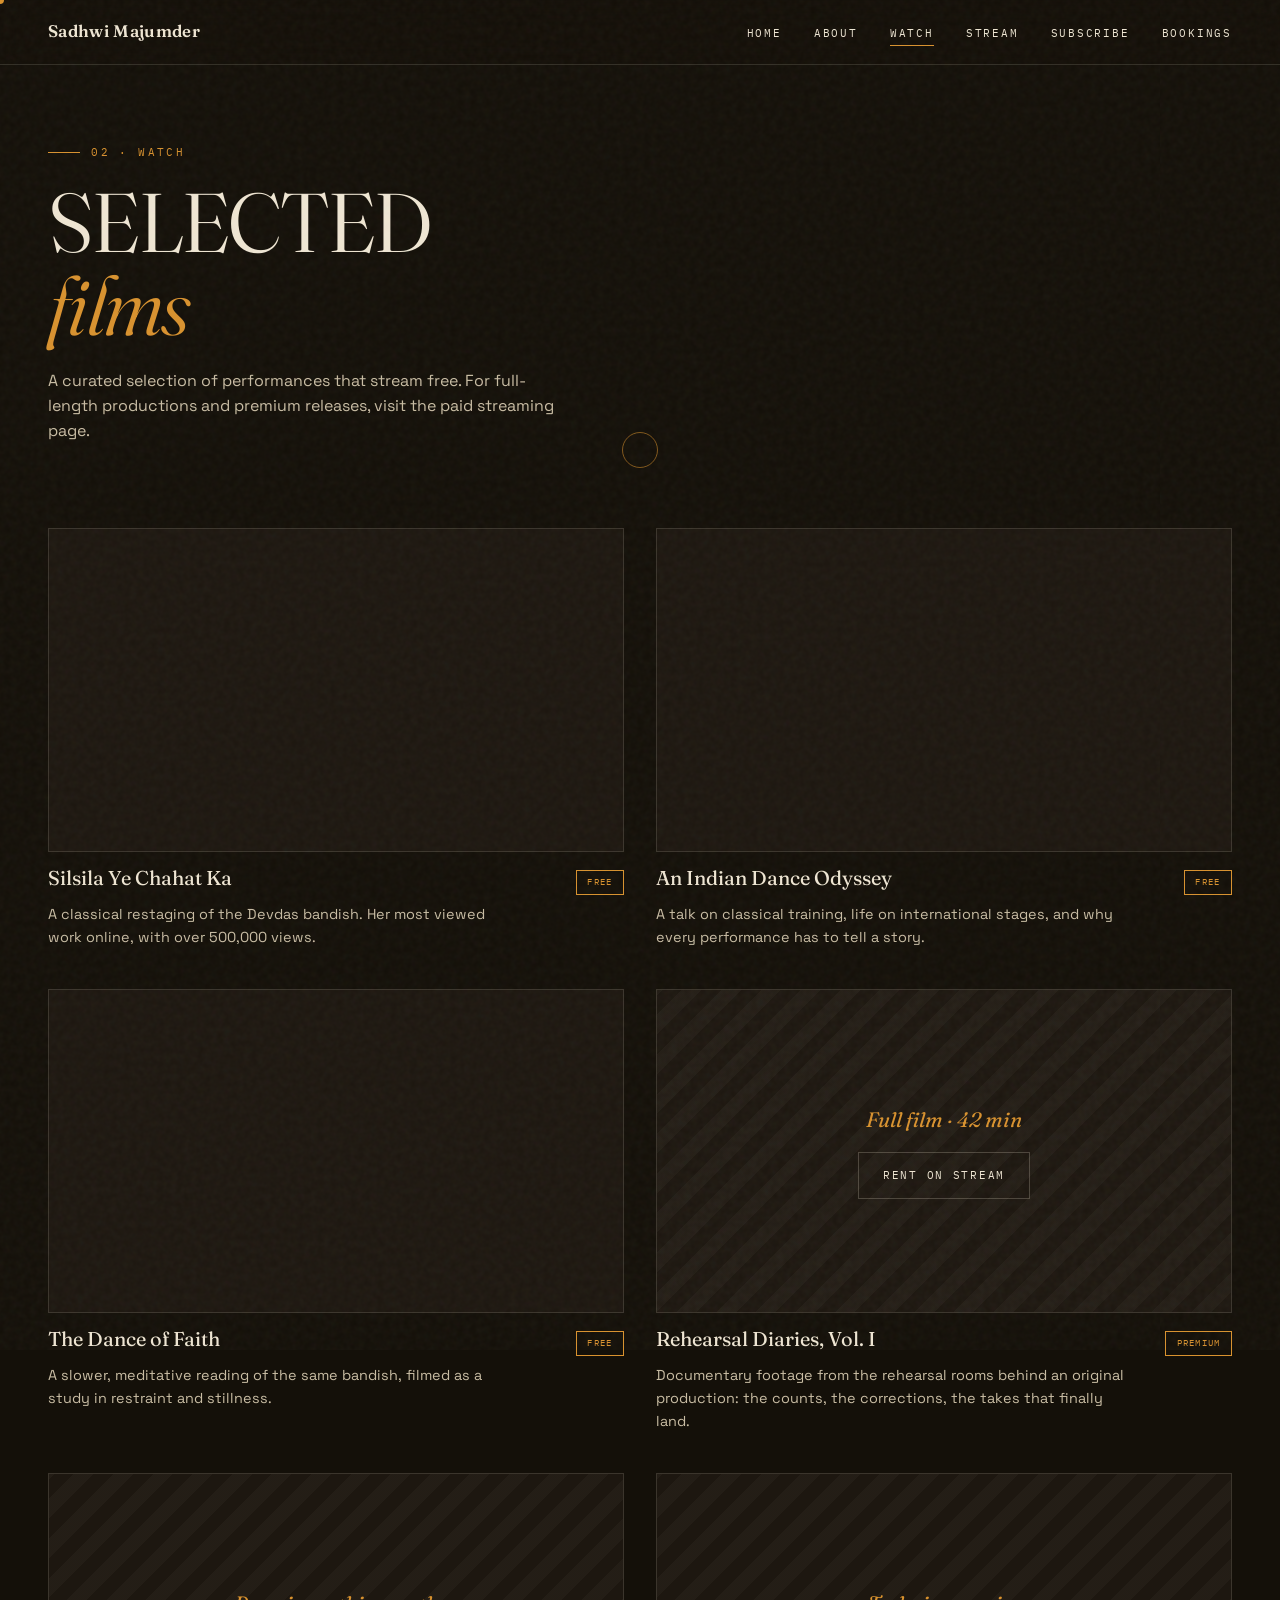
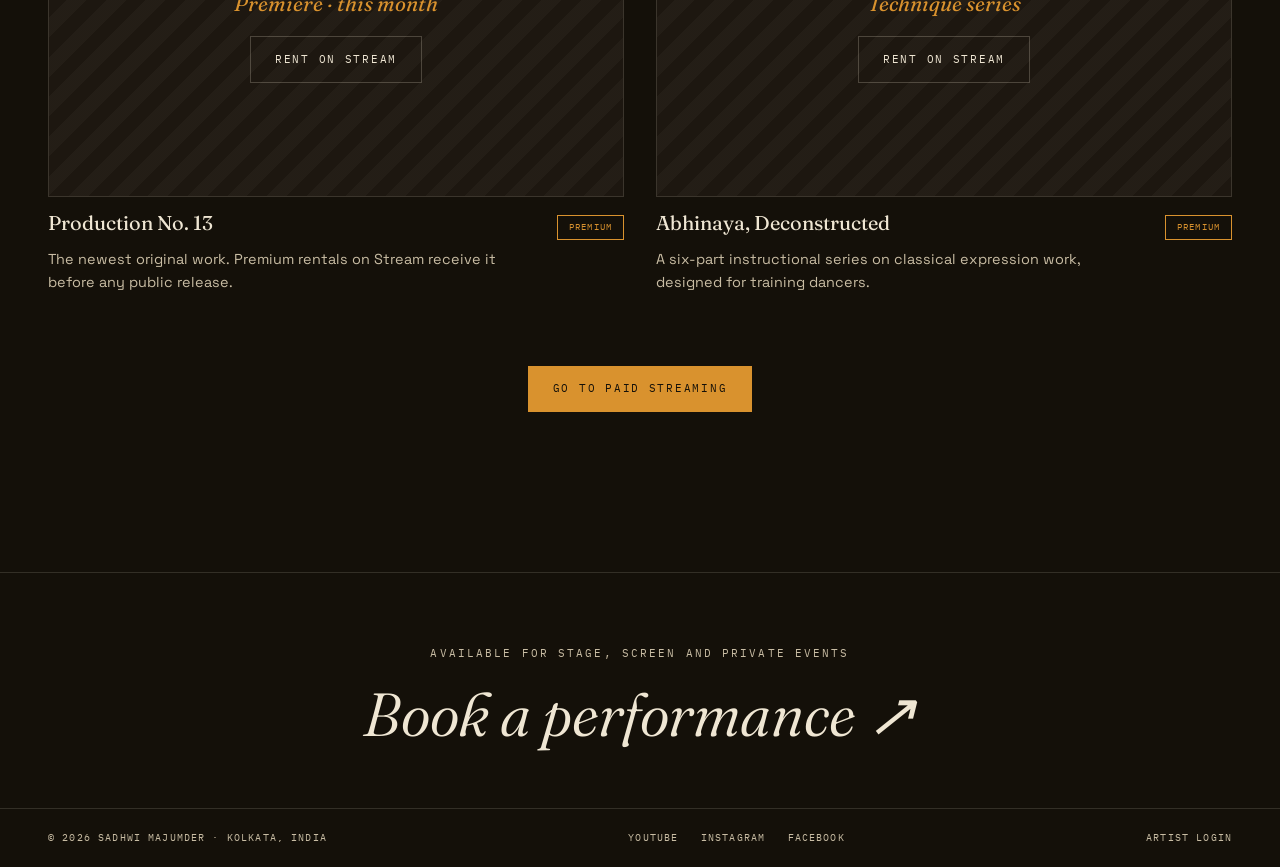
<file: watch.html>
<!DOCTYPE html>
<html lang="en">
<head>

  <meta charset="UTF-8">
  <meta name="viewport" content="width=device-width, initial-scale=1.0">
  <link rel="preconnect" href="https://fonts.googleapis.com">
  <link rel="preconnect" href="https://fonts.gstatic.com" crossorigin>
  <link href="https://fonts.googleapis.com/css2?family=Fraunces:ital,opsz,wght@0,9..144,300..600;1,9..144,300..600&family=Space+Grotesk:wght@300..500&family=IBM+Plex+Mono:wght@400;500&display=swap" rel="stylesheet">
  <link rel="stylesheet" href="css/style.css">
  <link rel="icon" href="data:image/svg+xml,<svg xmlns='http://www.w3.org/2000/svg' viewBox='0 0 100 100'><text y='.9em' font-size='90'>&#10022;</text></svg>">

  <title>Watch &middot; Sadhwi Majumder</title>
  <meta name="description" content="Selected dance films and performances by Sadhwi Majumder. Free films stream here; full-length works are available on the paid streaming page.">
</head>
<body>

  <div class="grain" aria-hidden="true"></div>
  <div class="cursor" aria-hidden="true"></div>
  <div class="cursor-ring" aria-hidden="true"></div>

    <header class="nav">
    <a class="wordmark" href="index.html">Sadhwi Majumder</a>
    <button class="burger" type="button" aria-label="Menu" aria-expanded="false">
      <span></span><span></span><span></span>
    </button>
    <ul class="nav-links" id="nav-links">
      <li><a href="index.html">Home</a></li>
      <li><a href="about.html">About</a></li>
      <li><a href="watch.html" aria-current="page">Watch</a></li>
      <li><a href="stream.html">Stream</a></li>
      <li><a href="subscribe.html">Subscribe</a></li>
      <li><a href="contact.html">Bookings</a></li>
    </ul>
  </header>

  <section class="page-head">
    <p class="label">02 &middot; Watch</p>
    <h1>Selected<br><em>films</em></h1>
    <p class="sub">A curated selection of performances that stream free. For full-length productions and premium releases, visit the paid streaming page.</p>
  </section>

  <section class="section" style="padding-top:2rem">
    <div class="vid-grid">

      <article class="vid-card rv">
        <div class="frame">
          <iframe src="https://www.youtube.com/embed/xkGCTHpMBcY" title="Silsila Ye Chahat Ka, classical performance" allow="accelerometer; clipboard-write; encrypted-media; gyroscope; picture-in-picture" allowfullscreen loading="lazy"></iframe>
        </div>
        <div class="vid-meta"><h3>Silsila Ye Chahat Ka</h3><span class="tag">Free</span></div>
        <p>A classical restaging of the Devdas bandish. Her most viewed work online, with over 500,000 views.</p>
      </article>

      <article class="vid-card rv rv-d1">
        <div class="frame">
          <iframe src="https://www.youtube.com/embed/JzSUU1mVIsc" title="An Indian Dance Odyssey, TEDx talk" allow="accelerometer; clipboard-write; encrypted-media; gyroscope; picture-in-picture" allowfullscreen loading="lazy"></iframe>
        </div>
        <div class="vid-meta"><h3>An Indian Dance Odyssey</h3><span class="tag">Free</span></div>
        <p>A talk on classical training, life on international stages, and why every performance has to tell a story.</p>
      </article>

      <article class="vid-card rv">
        <div class="frame">
          <iframe src="https://www.youtube.com/embed/jzopSS00yBs" title="The Dance of Faith, classical study" allow="accelerometer; clipboard-write; encrypted-media; gyroscope; picture-in-picture" allowfullscreen loading="lazy"></iframe>
        </div>
        <div class="vid-meta"><h3>The Dance of Faith</h3><span class="tag">Free</span></div>
        <p>A slower, meditative reading of the same bandish, filmed as a study in restraint and stillness.</p>
      </article>

      <article class="vid-card locked rv rv-d1">
        <div class="frame">
          <span class="lock-mark">Full film &middot; 42 min</span>
          <a class="btn" href="stream.html">Rent on Stream</a>
        </div>
        <div class="vid-meta"><h3>Rehearsal Diaries, Vol. I</h3><span class="tag">Premium</span></div>
        <p>Documentary footage from the rehearsal rooms behind an original production: the counts, the corrections, the takes that finally land.</p>
      </article>

      <article class="vid-card locked rv">
        <div class="frame">
          <span class="lock-mark">Premiere &middot; this month</span>
          <a class="btn" href="stream.html">Rent on Stream</a>
        </div>
        <div class="vid-meta"><h3>Production No. 13</h3><span class="tag">Premium</span></div>
        <p>The newest original work. Premium rentals on Stream receive it before any public release.</p>
      </article>

      <article class="vid-card locked rv rv-d1">
        <div class="frame">
          <span class="lock-mark">Technique series</span>
          <a class="btn" href="stream.html">Rent on Stream</a>
        </div>
        <div class="vid-meta"><h3>Abhinaya, Deconstructed</h3><span class="tag">Premium</span></div>
        <p>A six-part instructional series on classical expression work, designed for training dancers.</p>
      </article>

    </div>

    <p class="mt-l rv center">
      <a class="btn solid" href="stream.html">Go to paid streaming</a>
    </p>
  </section>


  <footer>
    <div class="foot-cta">
      <p>Available for stage, screen and private events</p>
      <a href="contact.html">Book a performance &#8599;</a>
    </div>
    <div class="foot-bar">
      <span>&copy; 2026 Sadhwi Majumder &middot; Kolkata, India</span>
      <span class="soc">
        <a href="https://www.youtube.com/@SadhwiMajumder" target="_blank" rel="noopener">YouTube</a>
        <a href="https://www.instagram.com/sadhwimajumder/" target="_blank" rel="noopener">Instagram</a>
        <a href="https://www.facebook.com/sadhwimajumder" target="_blank" rel="noopener">Facebook</a>
      </span>
      <span><a href="admin/login.html">Artist login</a></span>
    </div>
  </footer>
  <script src="js/main.js"></script>

</body>
</html>
</file>
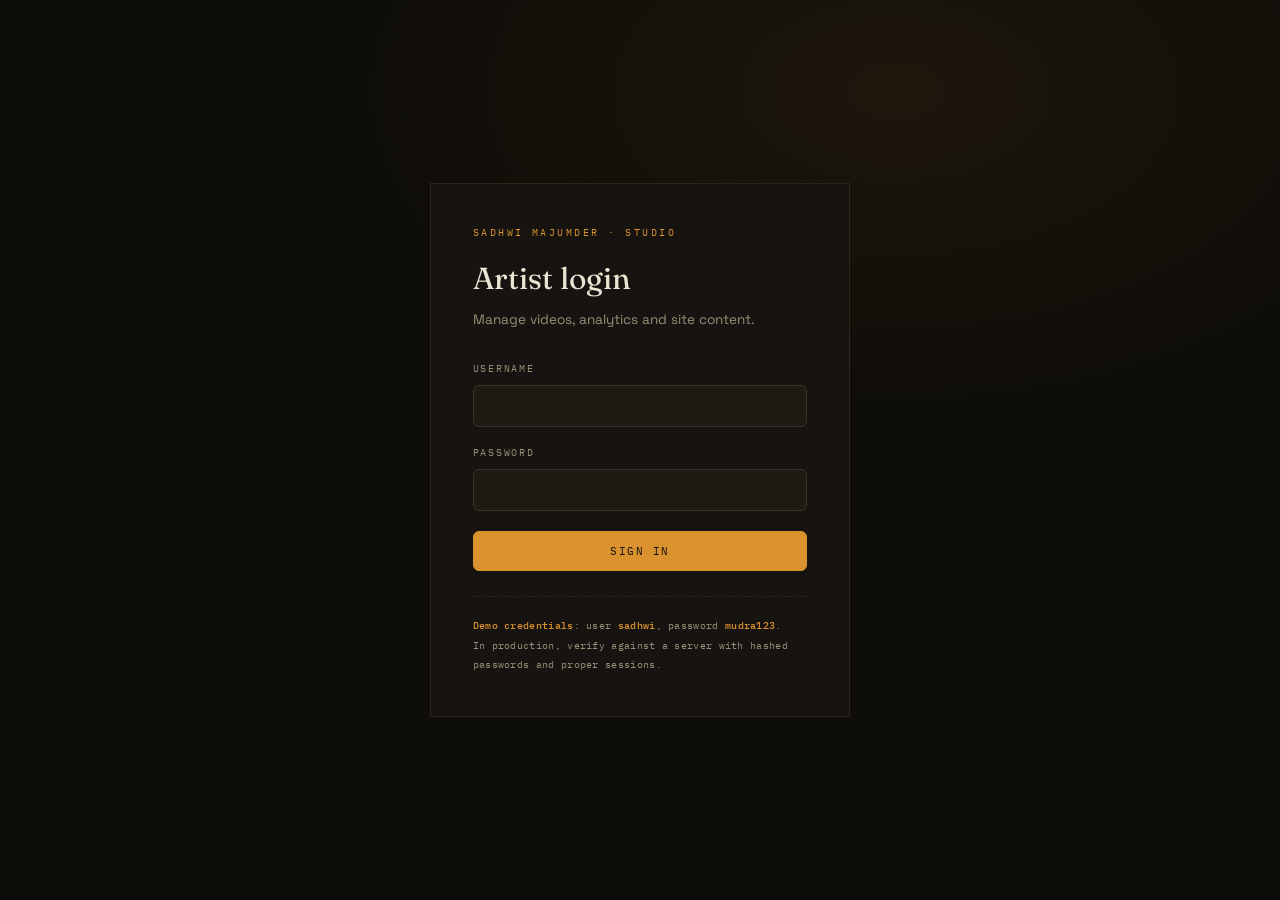
<file: admin/analytics.html>
<!DOCTYPE html>
<html lang="en">
<head>
<meta charset="UTF-8"><meta name="viewport" content="width=device-width, initial-scale=1.0">
<link href="https://fonts.googleapis.com/css2?family=Fraunces:opsz,wght@9..144,420&family=Space+Grotesk:wght@400;500&family=IBM+Plex+Mono:wght@400;500&display=swap" rel="stylesheet">
<link rel="stylesheet" href="css/admin.css">
<title>Analytics &middot; Studio</title>
</head>
<body data-page="analytics">
<div class="sb-scrim"></div>
<div class="shell">
  <aside class="sidebar">
    <div class="sb-mark">Sadhwi Majumder<span>Studio Panel</span></div>
    <a class="sb-link" href="dashboard.html">Dashboard</a>
    <a class="sb-link" href="videos.html">Videos</a>
    <a class="sb-link on" href="analytics.html">Analytics</a>
    <a class="sb-link" href="content.html">Site content</a>
    <div class="sb-foot">
      <a href="../index.html">&larr; View website</a>
      <button data-logout type="button">Sign out</button>
    </div>
  </aside>
  <main class="main">
    <div class="topbar">
      <div><h1>Analytics</h1><p class="tb-sub">Site and video performance</p></div>
      <button class="menu-btn" type="button">Menu</button>
    </div>
    <div class="cards">
      <div class="card"><div class="c-label">Total views</div><div class="c-num" id="a-views">&mdash;</div><div class="c-delta up">&#9650; 12.4%</div></div>
      <div class="card"><div class="c-label">Watch time</div><div class="c-num" id="a-hours">&mdash;</div><div class="c-delta up">&#9650; 9.7%</div></div>
      <div class="card"><div class="c-label">Paid rentals</div><div class="c-num" id="a-rentals">&mdash;</div><div class="c-delta up">&#9650; 21.0%</div></div>
      <div class="card"><div class="c-label">Revenue</div><div class="c-num" style="font-size:1.15rem;padding-top:.45rem">via Razorpay and Stripe dashboards</div><div class="c-delta">Connect gateway for live figures</div></div>
    </div>
    <div class="panel">
      <div class="panel-h"><h2>Audience trend</h2><span class="ph-note" id="trend-note"></span></div>
      <div class="panel-b"><svg id="trend-svg" style="width:100%;height:auto;display:block"></svg></div>
    </div>
    <div class="grid-2">
      <div class="panel">
        <div class="panel-h"><h2>Top videos</h2><span class="ph-note">By views</span></div>
        <div class="panel-b" id="top-bars"></div>
      </div>
      <div class="panel">
        <div class="panel-h"><h2>Leaderboard</h2></div>
        <div class="panel-b" id="top-list" style="padding-top:.4rem"></div>
      </div>
    </div>
  </main>
</div>
<script src="js/admin.js"></script>
</body>
</html>
</file>
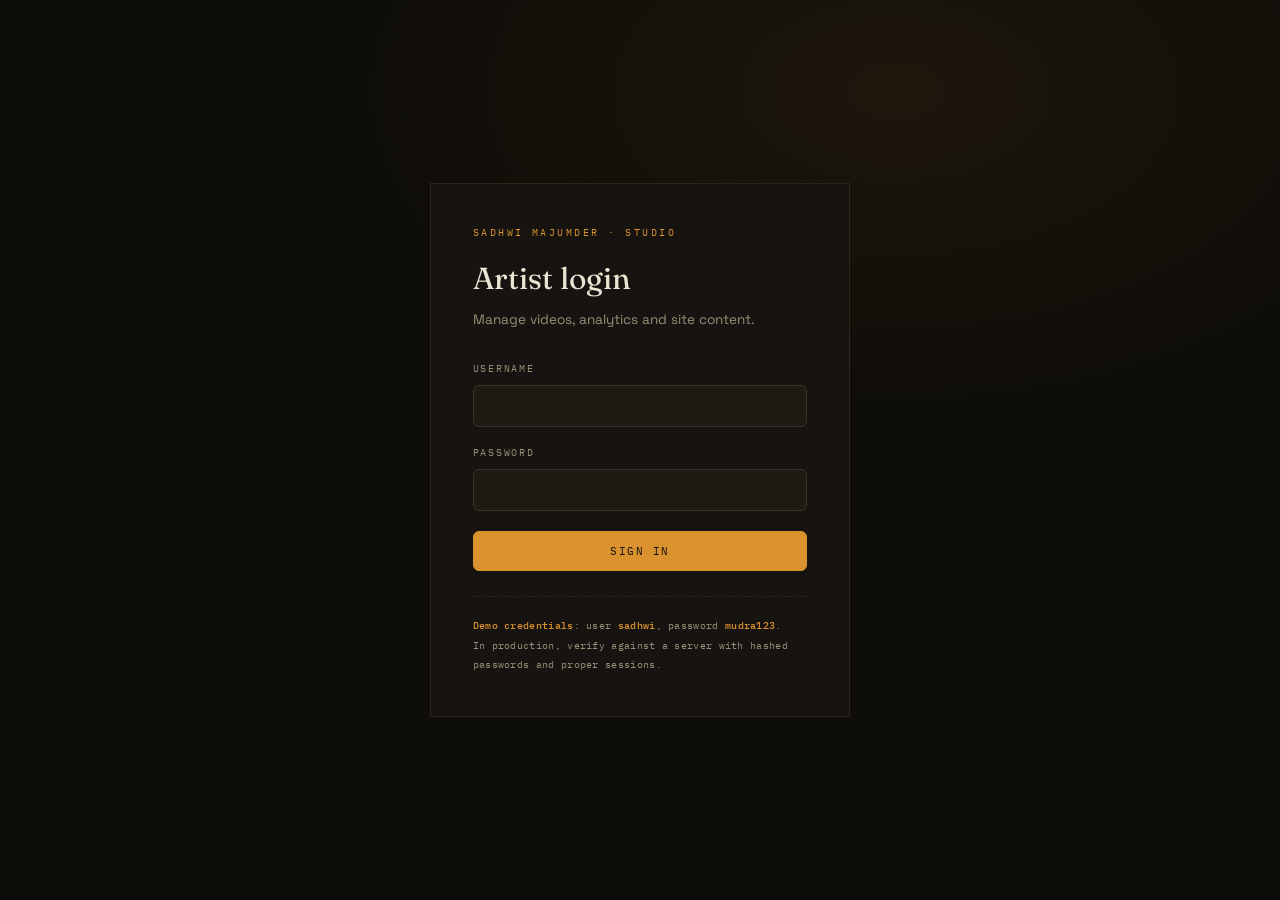
<file: admin/content.html>
<!DOCTYPE html>
<html lang="en">
<head>
<meta charset="UTF-8"><meta name="viewport" content="width=device-width, initial-scale=1.0">
<link href="https://fonts.googleapis.com/css2?family=Fraunces:opsz,wght@9..144,420&family=Space+Grotesk:wght@400;500&family=IBM+Plex+Mono:wght@400;500&display=swap" rel="stylesheet">
<link rel="stylesheet" href="css/admin.css">
<title>Site Content &middot; Studio</title>
</head>
<body data-page="content">
<div class="sb-scrim"></div>
<div class="shell">
  <aside class="sidebar">
    <div class="sb-mark">Sadhwi Majumder<span>Studio Panel</span></div>
    <a class="sb-link" href="dashboard.html">Dashboard</a>
    <a class="sb-link" href="videos.html">Videos</a>
    <a class="sb-link" href="analytics.html">Analytics</a>
    <a class="sb-link on" href="content.html">Site content</a>
    <div class="sb-foot">
      <a href="../index.html">&larr; View website</a>
      <button data-logout type="button">Sign out</button>
    </div>
  </aside>
  <main class="main">
    <div class="topbar">
      <div><h1>Site content</h1><p class="tb-sub">Edit headlines, statements and contact text</p></div>
      <button class="menu-btn" type="button">Menu</button>
    </div>
    <div class="panel" style="max-width:760px">
      <div class="panel-h"><h2>Home page</h2><span class="ph-note">Hero and statement</span></div>
      <div class="panel-b">
        <form id="content-form" novalidate>
          <div class="f-field">
            <label class="f-label" for="cf-kicker">Hero top line</label>
            <input class="f-input" id="cf-kicker" type="text">
          </div>
          <div class="f-row">
            <div class="f-field"><label class="f-label" for="cf-line1">Headline, line 1</label><input class="f-input" id="cf-line1" type="text"></div>
            <div class="f-field"><label class="f-label" for="cf-line2">Headline, line 2</label><input class="f-input" id="cf-line2" type="text"></div>
          </div>
          <div class="f-field">
            <label class="f-label" for="cf-line3">Headline, line 3</label>
            <input class="f-input" id="cf-line3" type="text">
          </div>
          <div class="f-field">
            <label class="f-label" for="cf-statement">Artist statement (home page)</label>
            <textarea class="f-textarea" id="cf-statement"></textarea>
          </div>
          <div class="panel-h" style="padding:1.4rem 0 1.2rem;margin-top:.6rem"><h2>About page</h2></div>
          <div class="f-field">
            <label class="f-label" for="cf-lede">About, opening paragraph</label>
            <textarea class="f-textarea" id="cf-lede"></textarea>
          </div>
          <div class="panel-h" style="padding:1.4rem 0 1.2rem"><h2>Contact</h2></div>
          <div class="f-field">
            <label class="f-label" for="cf-email">Booking email</label>
            <input class="f-input" id="cf-email" type="email">
            <span class="f-err">Enter a valid email address.</span>
          </div>
          <button class="btn" type="submit">Save changes</button>
          <p class="hint" style="margin-top:1rem">Demo: saves to this browser (localStorage). In production, these fields map to a CMS or a JSON endpoint the public pages read from.</p>
        </form>
      </div>
    </div>
  </main>
</div>
<script src="js/admin.js"></script>
</body>
</html>
</file>
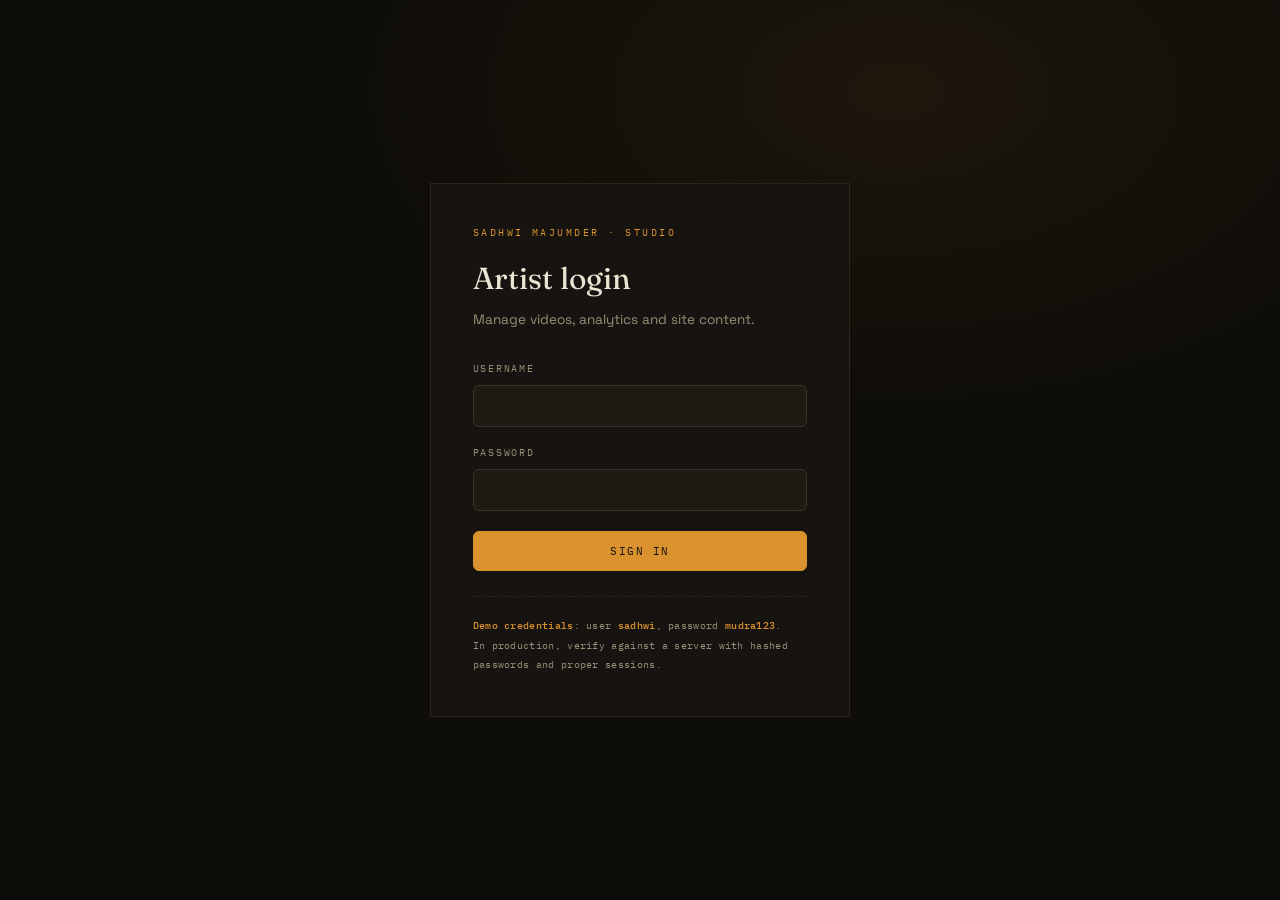
<file: admin/dashboard.html>
<!DOCTYPE html>
<html lang="en">
<head>
<meta charset="UTF-8"><meta name="viewport" content="width=device-width, initial-scale=1.0">
<link href="https://fonts.googleapis.com/css2?family=Fraunces:opsz,wght@9..144,420&family=Space+Grotesk:wght@400;500&family=IBM+Plex+Mono:wght@400;500&display=swap" rel="stylesheet">
<link rel="stylesheet" href="css/admin.css">
<title>Dashboard &middot; Studio</title>
</head>
<body data-page="dashboard">
<div class="sb-scrim"></div>
<div class="shell">
  <aside class="sidebar">
    <div class="sb-mark">Sadhwi Majumder<span>Studio Panel</span></div>
    <a class="sb-link on" href="dashboard.html">Dashboard</a>
    <a class="sb-link" href="videos.html">Videos</a>
    <a class="sb-link" href="analytics.html">Analytics</a>
    <a class="sb-link" href="content.html">Site content</a>
    <div class="sb-foot">
      <a href="../index.html">&larr; View website</a>
      <button data-logout type="button">Sign out</button>
    </div>
  </aside>
  <main class="main">
    <div class="topbar">
      <div><h1>Dashboard</h1><p class="tb-sub">Overview, last 30 days</p></div>
      <button class="menu-btn" type="button">Menu</button>
    </div>
    <div class="cards">
      <div class="card"><div class="c-label">Total views</div><div class="c-num" id="k-views">&mdash;</div><div class="c-delta up">&#9650; 12.4% vs previous period</div></div>
      <div class="card"><div class="c-label">Likes</div><div class="c-num" id="k-likes">&mdash;</div><div class="c-delta up">&#9650; 8.1%</div></div>
      <div class="card"><div class="c-label">Paid rentals</div><div class="c-num" id="k-sales">&mdash;</div><div class="c-delta up">&#9650; 21.0%</div></div>
      <div class="card"><div class="c-label">Streaming revenue</div><div class="c-num" id="k-rev">&mdash;</div><div class="c-delta down">&#9660; 3.2% (demo data)</div></div>
    </div>
    <div class="grid-2">
      <div class="panel">
        <div class="panel-h"><h2>Views by video</h2><span class="ph-note">All time</span></div>
        <div class="panel-b" id="dash-bars"></div>
      </div>
      <div class="panel">
        <div class="panel-h"><h2>Recent uploads</h2><a href="videos.html" class="btn ghost sm">Manage</a></div>
        <div class="tbl-wrap"><table><thead><tr><th>Video</th><th>Status</th><th>Views</th><th>Date</th></tr></thead><tbody id="recent-body"></tbody></table></div>
      </div>
    </div>
  </main>
</div>
<script src="js/admin.js"></script>
</body>
</html>
</file>
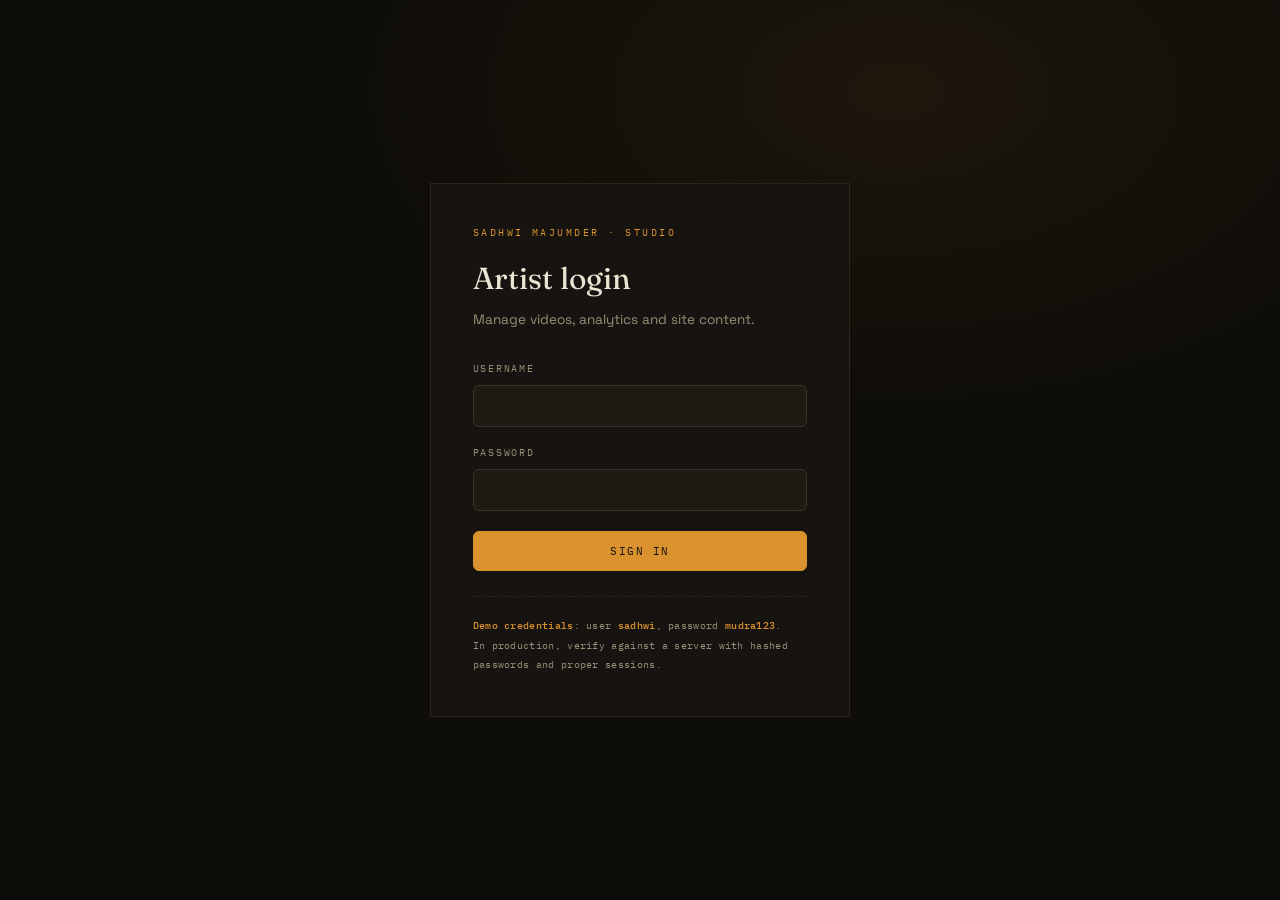
<file: admin/login.html>
<!DOCTYPE html>
<html lang="en">
<head>
<meta charset="UTF-8"><meta name="viewport" content="width=device-width, initial-scale=1.0">
<link href="https://fonts.googleapis.com/css2?family=Fraunces:opsz,wght@9..144,420&family=Space+Grotesk:wght@400;500&family=IBM+Plex+Mono:wght@400;500&display=swap" rel="stylesheet">
<link rel="stylesheet" href="css/admin.css">
<title>Artist Login &middot; Sadhwi Majumder</title>
</head>
<body>
<div class="login-wrap">
  <div class="login-card">
    <p class="lc-mark">Sadhwi Majumder &middot; Studio</p>
    <h1>Artist login</h1>
    <p class="lc-sub">Manage videos, analytics and site content.</p>
    <div class="login-err" id="login-err">Incorrect username or password.</div>
    <form id="login-form" novalidate>
      <div class="f-field">
        <label class="f-label" for="lg-user">Username</label>
        <input class="f-input" id="lg-user" type="text" autocomplete="username" required>
      </div>
      <div class="f-field">
        <label class="f-label" for="lg-pass">Password</label>
        <input class="f-input" id="lg-pass" type="password" autocomplete="current-password" required>
      </div>
      <button class="btn" type="submit" style="width:100%;justify-content:center">Sign in</button>
    </form>
    <p class="login-hint"><b>Demo credentials</b>: user <b>sadhwi</b>, password <b>mudra123</b>.<br>In production, verify against a server with hashed passwords and proper sessions.</p>
  </div>
</div>
<script src="js/admin.js"></script>
</body>
</html>
</file>
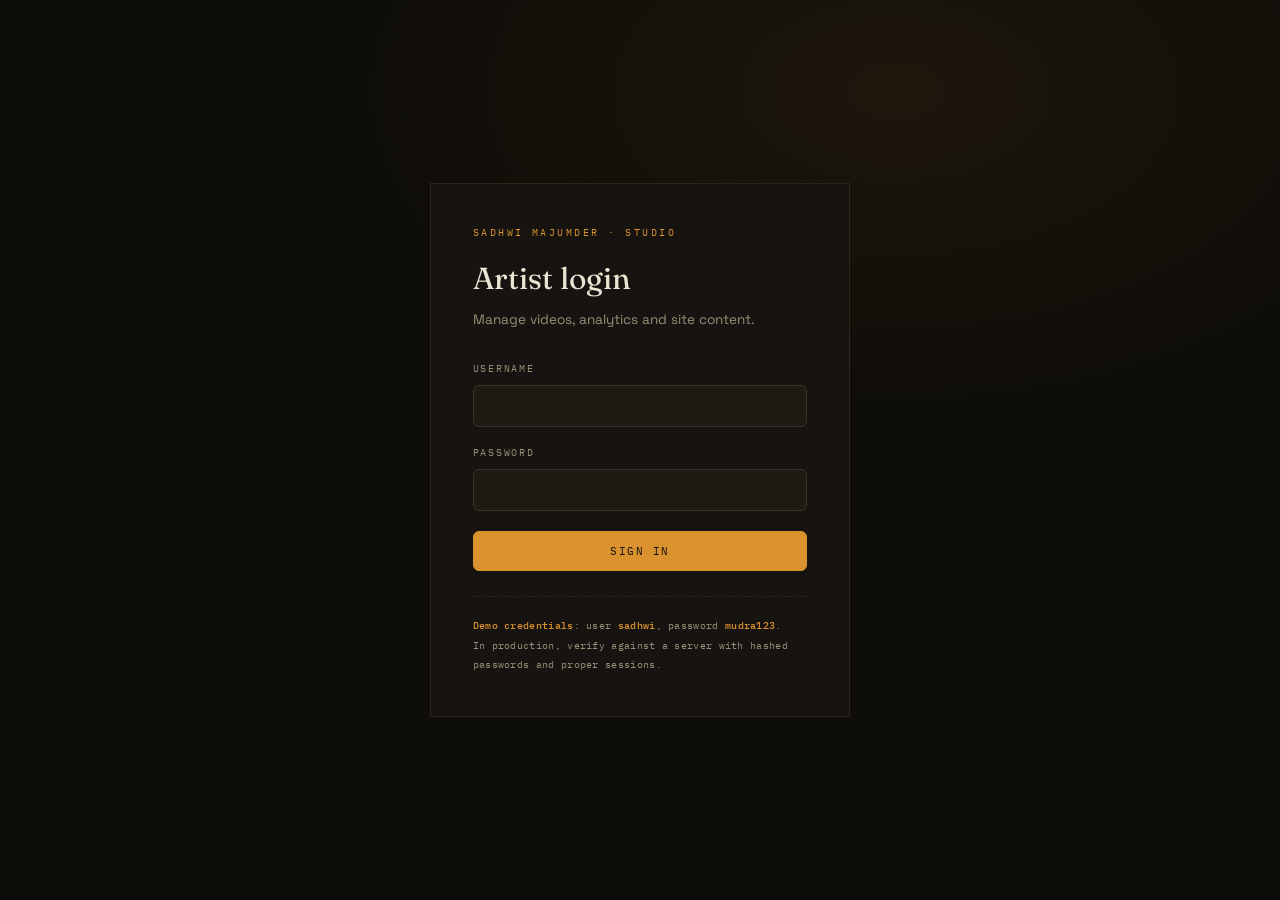
<file: admin/videos.html>
<!DOCTYPE html>
<html lang="en">
<head>
<meta charset="UTF-8"><meta name="viewport" content="width=device-width, initial-scale=1.0">
<link href="https://fonts.googleapis.com/css2?family=Fraunces:opsz,wght@9..144,420&family=Space+Grotesk:wght@400;500&family=IBM+Plex+Mono:wght@400;500&display=swap" rel="stylesheet">
<link rel="stylesheet" href="css/admin.css">
<title>Videos &middot; Studio</title>
</head>
<body data-page="videos">
<div class="sb-scrim"></div>
<div class="shell">
  <aside class="sidebar">
    <div class="sb-mark">Sadhwi Majumder<span>Studio Panel</span></div>
    <a class="sb-link" href="dashboard.html">Dashboard</a>
    <a class="sb-link on" href="videos.html">Videos</a>
    <a class="sb-link" href="analytics.html">Analytics</a>
    <a class="sb-link" href="content.html">Site content</a>
    <div class="sb-foot">
      <a href="../index.html">&larr; View website</a>
      <button data-logout type="button">Sign out</button>
    </div>
  </aside>
  <main class="main">
    <div class="topbar">
      <div><h1>Videos</h1><p class="tb-sub">Upload, edit and publish</p></div>
      <div style="display:flex;gap:.8rem;align-items:center">
        <button class="menu-btn" type="button">Menu</button>
        <button class="btn" id="btn-add" type="button">+ Upload video</button>
      </div>
    </div>
    <div class="panel">
      <div class="tbl-wrap">
        <table>
          <thead><tr><th>Video</th><th>Access</th><th>Status</th><th>Views</th><th>Uploaded</th><th style="text-align:right">Actions</th></tr></thead>
          <tbody id="vid-body"></tbody>
        </table>
      </div>
    </div>
    <p class="hint">Demo storage: changes persist in this browser via localStorage. In production, uploads go to your video host (Vimeo, Mux or unlisted YouTube) and metadata to a database.</p>
  </main>
</div>

<div class="modal" id="video-modal">
  <div class="modal-card">
    <button class="modal-x" type="button" aria-label="Close">&times;</button>
    <h3 id="vm-title">Upload a new video</h3>
    <form id="video-form" novalidate>
      <div class="drop" id="dropzone">
        <p class="d-title">Video file</p>
        <p class="d-sub" id="drop-name">Drag a video file here, or click to browse</p>
        <input id="vf-file" type="file" accept="video/*" hidden>
      </div>
      <div class="f-field" style="margin-top:1.2rem">
        <label class="f-label" for="vf-src">Or paste an embed / stream URL</label>
        <input class="f-input" id="vf-src" type="url" placeholder="https://player.vimeo.com/&#8230; or YouTube embed URL">
        <p class="hint" style="margin-top:.4rem">Use this for hosted files; the file picker above is a UI placeholder.</p>
      </div>
      <div class="f-field">
        <label class="f-label" for="vf-title">Title</label>
        <input class="f-input" id="vf-title" type="text" required>
        <span class="f-err">A title is required.</span>
      </div>
      <div class="f-field">
        <label class="f-label" for="vf-caption">Caption / description</label>
        <textarea class="f-textarea" id="vf-caption" required></textarea>
        <span class="f-err">A caption is required.</span>
      </div>
      <div class="f-row">
        <div class="f-field">
          <label class="f-label" for="vf-access">Access</label>
          <select class="f-select" id="vf-access">
            <option value="free">Free</option>
            <option value="paid">Paid rental</option>
          </select>
        </div>
        <div class="f-field">
          <label class="f-label" for="vf-price">Rental price (INR)</label>
          <input class="f-input" id="vf-price" type="number" min="0" step="1" value="0" disabled>
        </div>
      </div>
      <div class="f-row">
        <div class="f-field">
          <label class="f-label" for="vf-status">Status</label>
          <select class="f-select" id="vf-status">
            <option value="unpublished">Draft</option>
            <option value="published">Published</option>
          </select>
        </div>
        <div class="f-field"><label class="f-label">Uploaded</label><p class="hint" id="vf-date" style="padding-top:.7rem">&mdash;</p></div>
      </div>
      <button class="btn" type="submit" style="width:100%;justify-content:center">Save video</button>
    </form>
  </div>
</div>

<div class="modal" id="delete-modal">
  <div class="modal-card" style="width:min(420px,100%)">
    <button class="modal-x" type="button" aria-label="Close">&times;</button>
    <h3>Delete video?</h3>
    <p style="color:var(--dim);font-size:.88rem;margin-bottom:1.8rem">&ldquo;<span id="del-name"></span>&rdquo; will be permanently removed from the catalogue. This cannot be undone.</p>
    <div style="display:flex;gap:.8rem;justify-content:flex-end">
      <button class="btn ghost" id="del-cancel" type="button">Cancel</button>
      <button class="btn danger" id="del-confirm" type="button">Delete</button>
    </div>
  </div>
</div>
<script src="js/admin.js"></script>
</body>
</html>
</file>
<file: css/style.css>
/* ============================================================
   SADHWI MAJUMDER · site styles (v4 — fixed & redesigned)
   palette: ink / ivory / saffron
   ============================================================ */
:root{
  --ink:#141009;
  --ink-2:#1d1710;
  --ink-3:#0f0c07;
  --ivory:#efe6d3;
  --ivory-dim:#c9bda4;
  --saffron:#d9922e;
  --saffron-deep:#a8631a;
  --oxide:#7a2e1d;
  --line:rgba(239,230,211,.14);
  --line-strong:rgba(239,230,211,.22);
  --serif:"Fraunces",Georgia,serif;
  --sans:"Space Grotesk",system-ui,sans-serif;
  --mono:"IBM Plex Mono",ui-monospace,monospace;
  --ease:cubic-bezier(.22,1,.36,1);
  --ease-out:cubic-bezier(.76,0,.24,1);
}
*,*::before,*::after{margin:0;padding:0;box-sizing:border-box}
html{scroll-behavior:smooth;-webkit-text-size-adjust:100%}
html,body{overflow-x:hidden}
body{
  background:var(--ink);color:var(--ivory);
  font-family:var(--sans);font-size:16px;line-height:1.6;
  -webkit-font-smoothing:antialiased;
}
::selection{background:var(--saffron);color:var(--ink)}
a{color:inherit;text-decoration:none}
img{display:block;max-width:100%;height:auto}
button{font-family:inherit;cursor:pointer;min-height:44px;border:0;background:none}
ul{list-style:none}
input,select,textarea{font-size:max(16px,1rem)}

/* ---------- grain ---------- */
.grain{
  position:fixed;inset:-50%;width:200%;height:200%;
  pointer-events:none;z-index:2000;opacity:.045;
  background-image:url("data:image/svg+xml,%3Csvg viewBox='0 0 300 300' xmlns='http://www.w3.org/2000/svg'%3E%3Cfilter id='n'%3E%3CfeTurbulence type='fractalNoise' baseFrequency='0.9' numOctaves='2'/%3E%3C/filter%3E%3Crect width='100%25' height='100%25' filter='url(%23n)'/%3E%3C/svg%3E");
  animation:grain 8s steps(10) infinite;
}
@keyframes grain{
  0%,100%{transform:translate(0,0)}
  10%{transform:translate(-5%,-8%)}
  30%{transform:translate(3%,-12%)}
  50%{transform:translate(8%,4%)}
  70%{transform:translate(-9%,6%)}
  90%{transform:translate(4%,9%)}
}

/* ---------- cursor ---------- */
.cursor,.cursor-ring{
  position:fixed;top:0;left:0;pointer-events:none;z-index:3000;border-radius:50%;
  transform:translate(-50%,-50%);
}
.cursor{width:8px;height:8px;background:var(--saffron)}
.cursor-ring{
  width:36px;height:36px;
  border:1px solid rgba(217,146,46,.55);
  transition:width .25s,height .25s,background .25s;
}
.cursor-ring.is-hover{width:64px;height:64px;background:rgba(217,146,46,.08)}
@media (hover:none),(pointer:coarse){.cursor,.cursor-ring{display:none!important}}

/* ---------- buttons ---------- */
.btn{
  display:inline-flex;align-items:center;justify-content:center;gap:.5rem;
  font-family:var(--mono);font-size:.68rem;letter-spacing:.16em;text-transform:uppercase;
  color:var(--ivory);border:1px solid var(--line-strong);
  padding:.85rem 1.5rem;min-height:44px;
  transition:background .3s,color .3s,border-color .3s;
}
.btn:hover{border-color:var(--saffron);color:var(--saffron)}
.btn.solid{
  background:var(--saffron);color:var(--ink);border-color:var(--saffron);
}
.btn.solid:hover{background:var(--saffron-deep);border-color:var(--saffron-deep);color:var(--ivory)}

/* ---------- nav ---------- */
.nav{
  position:fixed;top:0;left:0;right:0;z-index:1001;
  display:flex;align-items:center;justify-content:space-between;
  padding:1.15rem 3rem;
  background:rgba(20,16,9,.9);
  backdrop-filter:blur(14px);-webkit-backdrop-filter:blur(14px);
  border-bottom:1px solid var(--line);
}
.nav .wordmark{
  font-family:var(--serif);font-weight:600;font-size:1.05rem;letter-spacing:.02em;
  position:relative;z-index:1010;
}
.nav-links{
  display:flex;gap:2rem;align-items:center;
  margin:0;padding:0;list-style:none;
}
.nav-links a{
  font-family:var(--mono);font-size:.7rem;letter-spacing:.16em;text-transform:uppercase;
  position:relative;padding:.4rem 0;color:var(--ivory);
}
.nav-links a::after{
  content:"";position:absolute;left:0;bottom:0;height:1px;width:0;
  background:var(--saffron);transition:width .35s var(--ease-out);
}
.nav-links a:hover::after,
.nav-links a[aria-current="page"]::after{width:100%}

.burger{
  display:none;flex-direction:column;justify-content:center;gap:6px;
  padding:10px;min-width:44px;min-height:44px;
  position:relative;z-index:1010;background:none;border:0;cursor:pointer;
}
.burger span{
  display:block;width:24px;height:1.5px;background:var(--ivory);
  transition:transform .3s,opacity .3s;transform-origin:center;
}

/* Scrim behind mobile drawer */
.nav-scrim{
  display:none;
  position:fixed;inset:0;z-index:1004;
  background:rgba(10,8,5,.55);
  opacity:0;pointer-events:none;
  transition:opacity .35s ease;
}
.nav-scrim.show{
  display:block;opacity:1;pointer-events:auto;
}

/* ===== Mobile: slide-in drawer from the RIGHT ===== */
@media (max-width:920px){
  .nav{
    padding:.85rem 1.25rem;
    backdrop-filter:none;-webkit-backdrop-filter:none;
    background:rgba(20,16,9,.97);
  }
  .burger{display:flex}

  /* Hide the inline list completely when closed — no leak */
  .nav-links{
    position:fixed;
    top:0;right:0;
    width:min(320px, 86vw);
    height:100%;
    height:100dvh;
    min-height:100vh;
    z-index:1005;
    margin:0;
    padding:5.5rem 1.75rem 2.5rem;
    flex-direction:column;
    align-items:flex-start;
    justify-content:flex-start;
    gap:0.25rem;
    background:#0f0c07;
    border-left:1px solid var(--line);
    /* fully off-screen to the right */
    transform:translateX(105%);
    visibility:hidden;
    pointer-events:none;
    transition:transform .4s cubic-bezier(.76,0,.24,1), visibility 0s linear .4s;
    overflow-y:auto;
    -webkit-overflow-scrolling:touch;
    box-shadow:-12px 0 40px rgba(0,0,0,.4);
  }
  .nav-links.open{
    transform:translateX(0);
    visibility:visible;
    pointer-events:auto;
    transition:transform .4s cubic-bezier(.76,0,.24,1), visibility 0s linear 0s;
  }
  .nav-links a{
    font-size:1.55rem;
    font-family:var(--serif);
    letter-spacing:-.01em;
    text-transform:none;
    font-weight:380;
    padding:.7rem 0;
    display:block;
    width:100%;
    border-bottom:1px solid var(--line);
  }
  .nav-links a::after{display:none}
  .nav-links a:hover,
  .nav-links a[aria-current="page"]{color:var(--saffron)}
  .nav-links li:last-child a{border-bottom:0}

  .burger.open span:nth-child(1){transform:translateY(7.5px) rotate(45deg)}
  .burger.open span:nth-child(2){opacity:0}
  .burger.open span:nth-child(3){transform:translateY(-7.5px) rotate(-45deg)}
}

body.nav-open{
  overflow:hidden;
}
body.nav-open .nav{
  z-index:1006;
  background:transparent;
  border-bottom-color:transparent;
}
body.nav-open .nav .wordmark,
body.nav-open .burger{z-index:1007}

/* ---------- shared type ---------- */
.label{
  font-family:var(--mono);font-size:.68rem;letter-spacing:.22em;text-transform:uppercase;
  color:var(--saffron);display:flex;align-items:center;gap:.7rem;
}
.label::before{content:"";width:2rem;height:1px;background:var(--saffron);flex-shrink:0}

.section{
  padding:6.5rem 3rem;
  max-width:1400px;margin:0 auto;
}
@media(max-width:1024px){.section{padding:5rem 2rem}}
@media(max-width:640px){.section{padding:3.75rem 1.25rem}}

/* ---------- reveal ---------- */
.rv{opacity:0;transform:translateY(28px);transition:opacity .85s ease,transform .85s var(--ease)}
.rv.in{opacity:1;transform:none}
.rv-d1{transition-delay:.08s}
.rv-d2{transition-delay:.16s}
.rv-d3{transition-delay:.24s}
@media (prefers-reduced-motion:reduce){
  .rv{opacity:1;transform:none;transition:none}
  .grain{animation:none}
  .hero h1 .word,.hero h1 .word span{animation:none!important;transform:none!important}
}

/* ---------- hero ---------- */
.hero{
  min-height:100vh;min-height:100svh;
  display:flex;flex-direction:column;
  padding:7.5rem 3rem 3rem;
  position:relative;
}
.hero-top{
  display:flex;justify-content:space-between;gap:1.5rem;flex-wrap:wrap;
  font-family:var(--mono);font-size:.68rem;letter-spacing:.16em;text-transform:uppercase;
  color:var(--ivory-dim);
  border-bottom:1px solid var(--line);padding-bottom:1.1rem;
}
.hero h1{
  font-family:var(--serif);font-weight:340;
  font-size:clamp(2.6rem,9.5vw,9.5rem);
  line-height:.95;letter-spacing:-.025em;text-transform:uppercase;
  margin-top:clamp(1.8rem,5vh,3.2rem);
  overflow-wrap:break-word;
}
.hero h1 .row{display:block}
.hero h1 .word{display:inline-block}
.hero h1 em{font-style:italic;color:var(--saffron);font-weight:300}
.hero h1 .dev{
  display:inline-block;
  font-family:var(--mono);font-size:clamp(.58rem,.85vw,.72rem);
  letter-spacing:.22em;color:var(--ivory-dim);
  text-transform:none;font-weight:400;
  margin-left:1.5vw;vertical-align:super;
}
.hero-foot{
  margin-top:auto;
  display:flex;justify-content:space-between;align-items:flex-end;gap:2rem;flex-wrap:wrap;
  border-top:1px solid var(--line);padding-top:1.5rem;
}
.hero-foot p{max-width:40ch;color:var(--ivory-dim);font-size:.95rem;line-height:1.55}
.hero-motif{
  position:absolute;right:3vw;top:18vh;
  width:clamp(140px,18vw,280px);opacity:.11;
  filter:invert(1);mix-blend-mode:screen;
  pointer-events:none;animation:spin 70s linear infinite;z-index:0;
}
@keyframes spin{to{transform:rotate(360deg)}}

@media(max-width:1024px){
  .hero{padding:7rem 2rem 2.75rem}
  .hero-motif{top:auto;bottom:28vh;width:160px;opacity:.08}
}
@media(max-width:640px){
  .hero{
    padding:max(5.8rem, calc(4.2rem + env(safe-area-inset-top))) 1.25rem 2.25rem;
    min-height:auto;
  }
  .hero-top{font-size:.58rem;letter-spacing:.1em}
  .hero-top span:last-child{display:none}
  .hero h1{
    font-size:clamp(2.15rem,11vw,3.1rem);
    line-height:1.06;letter-spacing:-.02em;
    margin-top:1.5rem;
  }
  .hero h1 .dev{
    display:block;margin:.75rem 0 .15rem;vertical-align:baseline;letter-spacing:.18em;
  }
  .hero-motif{display:none}
  .hero-foot{
    flex-direction:column;align-items:stretch;gap:1.25rem;
    margin-top:2.4rem;
  }
  .hero-foot p{max-width:none}
  .hero-foot .btn{width:100%;text-align:center}
}
@media(max-height:520px){
  .hero{padding-top:5rem;padding-bottom:1.4rem;min-height:auto}
  .hero h1{font-size:clamp(1.6rem,7vh,2.8rem);margin-top:1rem}
  .hero-motif{display:none}
  .hero-foot{margin-top:1.2rem;padding-top:.9rem}
  .nav{padding:.65rem 1.25rem}
  .page-head{padding-top:5.2rem}
}

/* ---------- marquee ---------- */
.marquee{
  overflow:hidden;
  border-top:1px solid var(--line);border-bottom:1px solid var(--line);
  padding:.9rem 0;white-space:nowrap;background:var(--ink-2);
}
.marquee-track{
  display:inline-flex;gap:2.75rem;
  animation:mq 28s linear infinite;will-change:transform;
}
.marquee-track span{
  font-family:var(--serif);font-size:1.15rem;font-style:italic;
  color:var(--ivory-dim);display:inline-flex;align-items:center;gap:2.75rem;
}
.marquee-track b{
  color:var(--saffron);font-weight:400;font-style:normal;
  font-family:var(--mono);font-size:.75rem;letter-spacing:.28em;
}
@keyframes mq{to{transform:translateX(-50%)}}
@media(max-width:640px){
  .marquee-track span{font-size:.95rem;gap:1.6rem}
  .marquee-track{gap:1.6rem}
}

/* ---------- statement ---------- */
.statement{padding:5.5rem 3rem;max-width:1100px;margin:0 auto}
.statement blockquote{
  font-family:var(--serif);font-weight:340;
  font-size:clamp(1.35rem,2.8vw,2.35rem);
  line-height:1.35;letter-spacing:-.01em;
  overflow-wrap:break-word;
}
.statement blockquote b{color:var(--saffron);font-weight:400}
.statement cite{
  display:block;margin-top:1.75rem;
  font-family:var(--mono);font-style:normal;font-size:.68rem;
  letter-spacing:.2em;text-transform:uppercase;color:var(--ivory-dim);
}
@media(max-width:1024px){.statement{padding:4.5rem 2rem}}
@media(max-width:640px){
  .statement{padding:3.5rem 1.25rem}
  .statement blockquote{font-size:1.25rem;line-height:1.4}
}

/* ---------- rows ---------- */
.rows{border-top:1px solid var(--line)}
.row-link{
  display:grid;grid-template-columns:4.5rem 1fr auto;
  align-items:center;gap:1.75rem;
  padding:2rem 0;
  border-bottom:1px solid var(--line);
  position:relative;overflow:hidden;
  transition:color .35s;
}
.row-link .num{
  font-family:var(--mono);font-size:.72rem;color:var(--ivory-dim);letter-spacing:.12em;
}
.row-link h2{
  font-family:var(--serif);font-weight:380;
  font-size:clamp(1.5rem,3.5vw,2.75rem);line-height:1.08;
  transition:transform .4s var(--ease);
}
.row-link .arrow{
  font-family:var(--serif);font-size:1.6rem;
  transition:transform .35s;
}
.row-link::before{
  content:"";position:absolute;inset:0;background:var(--saffron);
  transform:scaleY(0);transform-origin:bottom;
  transition:transform .4s var(--ease-out);z-index:-1;
}
.row-link:hover{color:var(--ink)}
.row-link:hover::before{transform:scaleY(1)}
.row-link:hover h2{transform:translateX(1rem)}
.row-link:hover .arrow{transform:translate(5px,-5px)}
@media(max-width:640px){
  .row-link{grid-template-columns:2.4rem 1fr auto;padding:1.55rem 0;gap:.85rem}
  .row-link h2{font-size:1.4rem}
  .row-link .arrow{font-size:1.3rem}
}

/* ---------- featured / video grids ---------- */
.featured{
  display:grid;grid-template-columns:1.15fr .85fr;
  gap:2.75rem;align-items:center;
}
.featured .frame,
.vid-card .frame{
  position:relative;aspect-ratio:16/9;
  border:1px solid var(--line);overflow:hidden;background:var(--ink-2);
}
.featured .frame iframe,
.vid-card .frame iframe{
  width:100%;height:100%;border:0;
  filter:saturate(.92) contrast(1.02);
}
.featured h3{
  font-family:var(--serif);font-weight:380;
  font-size:clamp(1.55rem,2.5vw,2.15rem);line-height:1.12;
  margin:1rem 0 .85rem;
}
.featured p{color:var(--ivory-dim);max-width:44ch;font-size:.95rem}

.vid-grid{
  display:grid;grid-template-columns:repeat(2,1fr);
  gap:2.5rem 2rem;
}
.vid-meta{
  display:flex;justify-content:space-between;align-items:baseline;
  margin-top:.9rem;gap:1rem;flex-wrap:wrap;
}
.vid-meta h3{
  font-family:var(--serif);font-weight:420;font-size:1.25rem;line-height:1.2;
}
.vid-meta .tag{
  font-family:var(--mono);font-size:.58rem;letter-spacing:.14em;text-transform:uppercase;
  border:1px solid var(--saffron);color:var(--saffron);
  padding:.28rem .65rem;white-space:nowrap;
}
.vid-card p{color:var(--ivory-dim);font-size:.9rem;margin-top:.45rem;max-width:52ch}

@media(max-width:1024px){
  .featured{grid-template-columns:1fr;gap:2rem}
  .vid-grid{grid-template-columns:1fr;gap:2.25rem}
}

/* locked cards */
.vid-card.locked .frame{
  display:flex;align-items:center;justify-content:center;
  flex-direction:column;gap:1rem;text-align:center;padding:2rem;
}
.vid-card.locked .frame::before{
  content:"";position:absolute;inset:0;
  background:repeating-linear-gradient(-45deg,transparent 0 14px,rgba(239,230,211,.03) 14px 28px);
}
.lock-mark{font-family:var(--serif);font-style:italic;font-size:1.3rem;color:var(--saffron);position:relative}

/* ---------- page header ---------- */
.page-head{
  padding:9rem 3rem 3.25rem;
  max-width:1400px;margin:0 auto;
}
.page-head h1{
  font-family:var(--serif);font-weight:340;text-transform:uppercase;
  letter-spacing:-.02em;
  font-size:clamp(2.4rem,6.5vw,6rem);line-height:1;
  margin-top:1.2rem;overflow-wrap:break-word;
}
.page-head h1 em{font-style:italic;color:var(--saffron);text-transform:none}
.page-head .sub{
  margin-top:1.4rem;max-width:52ch;color:var(--ivory-dim);font-size:1rem;line-height:1.55;
}
@media(max-width:1024px){.page-head{padding:8rem 2rem 2.75rem}}
@media(max-width:640px){.page-head{padding:6.5rem 1.25rem 2.25rem}}

/* ---------- about ---------- */
.about-grid{
  display:grid;grid-template-columns:1.1fr .9fr;
  gap:3.5rem;align-items:start;
}
.about-grid .lede{
  font-family:var(--serif);font-size:clamp(1.2rem,1.9vw,1.6rem);
  line-height:1.4;font-weight:380;
}
.about-grid .body p{color:var(--ivory-dim);margin-bottom:1.2rem;max-width:58ch}
.about-grid .body p b{color:var(--ivory);font-weight:500}
.portrait{position:relative;border:1px solid var(--line);overflow:hidden}
.portrait img{
  width:100%;aspect-ratio:4/5;object-fit:cover;
  filter:grayscale(.35) contrast(1.05);
  transition:transform 1.1s var(--ease),filter .7s;
}
.portrait:hover img{transform:scale(1.03);filter:grayscale(0) contrast(1.02)}
.portrait figcaption{
  position:absolute;bottom:0;left:0;right:0;padding:1rem 1.15rem;
  font-family:var(--mono);font-size:.6rem;letter-spacing:.14em;text-transform:uppercase;
  background:linear-gradient(transparent,rgba(20,16,9,.88));color:var(--ivory-dim);
}
@media(max-width:1024px){.about-grid{grid-template-columns:1fr;gap:2.75rem}}

/* timeline */
.timeline{border-top:1px solid var(--line)}
.tl-row{
  display:grid;grid-template-columns:7.5rem 1fr 2fr;
  gap:2rem;padding:1.75rem 0;
  border-bottom:1px solid var(--line);align-items:baseline;
}
.tl-row .yr{font-family:var(--mono);font-size:.75rem;color:var(--saffron);letter-spacing:.08em}
.tl-row h3{font-family:var(--serif);font-weight:420;font-size:1.3rem}
.tl-row p{color:var(--ivory-dim);font-size:.92rem;max-width:56ch}
@media(max-width:900px){.tl-row{grid-template-columns:1fr;gap:.4rem}}

/* stats */
.stats{display:grid;grid-template-columns:repeat(4,1fr);border:1px solid var(--line)}
.stat{padding:2rem 1.75rem;border-right:1px solid var(--line)}
.stat:last-child{border-right:0}
.stat .n{
  font-family:var(--serif);font-size:clamp(1.9rem,3.2vw,2.9rem);
  line-height:1;color:var(--saffron);
}
.stat .t{
  font-family:var(--mono);font-size:.6rem;letter-spacing:.16em;
  text-transform:uppercase;color:var(--ivory-dim);margin-top:.7rem;
}
@media(max-width:820px){
  .stats{grid-template-columns:1fr 1fr}
  .stat:nth-child(2){border-right:0}
  .stat:nth-child(-n+2){border-bottom:1px solid var(--line)}
  .stat{padding:1.6rem 1.3rem}
}

/* ---------- subscribe / plans ---------- */
.plans{display:grid;grid-template-columns:repeat(3,1fr);border:1px solid var(--line)}
.plan{
  padding:2.5rem 2rem;border-right:1px solid var(--line);
  display:flex;flex-direction:column;position:relative;
}
.plan:last-child{border-right:0}
.plan.featured-plan{background:var(--ink-2)}
.plan .flag{
  position:absolute;top:-1px;right:1.75rem;transform:translateY(-100%);
  background:var(--saffron);color:var(--ink);
  font-family:var(--mono);font-size:.56rem;letter-spacing:.16em;text-transform:uppercase;
  padding:.35rem .8rem;
}
.plan h3{font-family:var(--serif);font-weight:420;font-size:1.55rem;margin:.8rem 0 .25rem}
.plan .lang{font-family:var(--mono);font-size:.64rem;color:var(--ivory-dim);letter-spacing:.08em}
.plan .price{
  font-family:var(--serif);font-size:clamp(2rem,3vw,2.75rem);
  margin:1.5rem 0 .15rem;line-height:1;
}
.plan .price small{
  font-family:var(--mono);font-size:.64rem;color:var(--ivory-dim);letter-spacing:.06em;
}
.plan ul{list-style:none;margin:1.5rem 0 2rem;flex:1}
.plan li{
  padding:.6rem 0;border-bottom:1px dashed var(--line);
  font-size:.88rem;color:var(--ivory-dim);
  display:flex;gap:.7rem;align-items:baseline;
}
.plan li::before{content:"\00B7";color:var(--saffron);font-family:var(--mono);font-size:.75rem}
.plan li.no{opacity:.38}
@media(max-width:980px){
  .plans{grid-template-columns:1fr}
  .plan{border-right:0;border-bottom:1px solid var(--line)}
  .plan:last-child{border-bottom:0}
  .plan .flag{right:auto;left:1.75rem}
}
.pay-note{
  margin-top:2.5rem;border:1px dashed var(--line);padding:1.35rem 1.6rem;
  font-family:var(--mono);font-size:.68rem;letter-spacing:.03em;
  color:var(--ivory-dim);line-height:1.85;
}
.pay-note b{color:var(--saffron);font-weight:500}

/* faq */
.faq{border-top:1px solid var(--line);max-width:880px}
.faq-item{border-bottom:1px solid var(--line)}
.faq-q{
  width:100%;background:none;border:0;color:var(--ivory);text-align:left;
  display:flex;justify-content:space-between;align-items:center;gap:1.5rem;
  padding:1.4rem 0;font-family:var(--serif);font-size:1.15rem;font-weight:420;min-height:44px;
}
.faq-q .pm{
  font-family:var(--mono);color:var(--saffron);font-size:1.05rem;
  transition:transform .3s;flex-shrink:0;
}
.faq-item.open .faq-q .pm{transform:rotate(45deg)}
.faq-a{max-height:0;overflow:hidden;transition:max-height .45s var(--ease)}
.faq-a p{color:var(--ivory-dim);padding:0 0 1.4rem;max-width:60ch;font-size:.92rem}

/* ---------- contact ---------- */
.contact-grid{display:grid;grid-template-columns:1fr 1fr;gap:4rem}
@media(max-width:1024px){.contact-grid{grid-template-columns:1fr;gap:3rem}}
.form .field{margin-bottom:1.7rem;position:relative}
.form label{
  display:block;font-family:var(--mono);font-size:.6rem;
  letter-spacing:.18em;text-transform:uppercase;color:var(--ivory-dim);margin-bottom:.55rem;
}
.form input,.form select,.form textarea{
  width:100%;background:transparent;border:0;border-bottom:1px solid var(--line);
  color:var(--ivory);font-family:var(--sans);font-size:16px;padding:.65rem 0;
  outline:none;transition:border-color .3s;border-radius:0;
}
.form select{appearance:none;cursor:pointer}
.form select option{background:var(--ink);color:var(--ivory)}
.form textarea{resize:vertical;min-height:100px}
.form input:focus,.form select:focus,.form textarea:focus{border-color:var(--saffron)}
.form .err{font-family:var(--mono);font-size:.58rem;color:#e0704f;margin-top:.4rem;display:none}
.form .field.invalid .err{display:block}
.form .field.invalid input,
.form .field.invalid select,
.form .field.invalid textarea{border-color:#e0704f}
.form-note{
  font-family:var(--mono);font-size:.64rem;color:var(--ivory-dim);
  margin-top:1.25rem;letter-spacing:.03em;
}
.form-ok{
  display:none;border:1px solid var(--saffron);padding:1.75rem;
  margin-top:1.75rem;font-family:var(--serif);font-style:italic;
  font-size:1.05rem;color:var(--saffron);
}
.direct p{color:var(--ivory-dim);max-width:44ch;margin-bottom:1.75rem}
.direct dl{border-top:1px solid var(--line)}
.direct .d-row{
  display:flex;justify-content:space-between;gap:1rem;
  padding:1.15rem 0;border-bottom:1px solid var(--line);
  align-items:baseline;flex-wrap:wrap;
}
.direct dt{
  font-family:var(--mono);font-size:.6rem;letter-spacing:.16em;
  text-transform:uppercase;color:var(--ivory-dim);
}
.direct dd{font-family:var(--serif);font-size:1rem;word-break:break-word}
.direct dd a{border-bottom:1px solid var(--saffron);transition:.3s}
.direct dd a:hover{color:var(--saffron)}

/* ---------- STREAM ---------- */
.stream-grid{display:grid;grid-template-columns:repeat(3,1fr);gap:2rem}
@media(max-width:1100px){.stream-grid{grid-template-columns:repeat(2,1fr)}}
@media(max-width:680px){.stream-grid{grid-template-columns:1fr}}
.buy-card{
  border:1px solid var(--line);background:var(--ink-2);
  display:flex;flex-direction:column;overflow:hidden;
}
.buy-thumb{
  position:relative;aspect-ratio:16/9;overflow:hidden;background:#0d0a06;
}
.buy-thumb img{
  width:100%;height:100%;object-fit:cover;
  filter:saturate(.85) brightness(.82);
  transition:transform .75s var(--ease);
}
.buy-card:hover .buy-thumb img{transform:scale(1.04)}
.buy-thumb .badge{
  position:absolute;top:.85rem;left:.85rem;
  font-family:var(--mono);font-size:.56rem;letter-spacing:.14em;text-transform:uppercase;
  background:rgba(20,16,9,.82);border:1px solid var(--line);
  padding:.3rem .65rem;color:var(--ivory-dim);
}
.buy-thumb .dur{
  position:absolute;bottom:.85rem;right:.85rem;
  font-family:var(--mono);font-size:.6rem;
  background:rgba(20,16,9,.88);padding:.28rem .55rem;color:var(--ivory-dim);
}
.buy-thumb .lockveil{
  position:absolute;inset:0;display:flex;align-items:center;justify-content:center;
  flex-direction:column;gap:.5rem;background:rgba(13,10,6,.48);
}
.lockveil .lv-ic{font-family:var(--serif);font-style:italic;color:var(--saffron);font-size:1.05rem}
.buy-body{padding:1.35rem 1.35rem 1.5rem;display:flex;flex-direction:column;flex:1}
.buy-body h3{font-family:var(--serif);font-weight:420;font-size:1.25rem;line-height:1.18}
.buy-body p{color:var(--ivory-dim);font-size:.86rem;margin:.55rem 0 1.25rem;flex:1}
.buy-foot{display:flex;justify-content:space-between;align-items:center;gap:1rem;flex-wrap:wrap}
.buy-price{font-family:var(--serif);font-size:1.4rem}
.buy-price small{
  font-family:var(--mono);font-size:.58rem;color:var(--ivory-dim);
  display:block;letter-spacing:.1em;text-transform:uppercase;
}
.buy-btn{
  font-family:var(--mono);font-size:.64rem;letter-spacing:.16em;text-transform:uppercase;
  border:1px solid var(--saffron);background:transparent;color:var(--saffron);
  padding:.8rem 1.3rem;transition:.3s;min-height:44px;
}
.buy-btn:hover{background:var(--saffron);color:var(--ink)}
.buy-btn.owned{background:var(--saffron);color:var(--ink);border-color:var(--saffron)}

/* checkout modal */
.modal{
  position:fixed;inset:0;z-index:4000;display:none;
  align-items:center;justify-content:center;padding:1.15rem;
  background:rgba(10,8,5,.84);
  backdrop-filter:blur(10px);-webkit-backdrop-filter:blur(10px);
}
.modal.open{display:flex}
.modal-card{
  width:min(540px,100%);max-height:92vh;max-height:92svh;
  overflow-y:auto;background:var(--ink-2);border:1px solid var(--line);
  padding:2rem;position:relative;
}
.modal-x{
  position:absolute;top:.9rem;right:.9rem;
  background:none;border:1px solid var(--line);color:var(--ivory);
  width:40px;height:40px;font-family:var(--mono);font-size:1rem;
  transition:.3s;min-height:40px;
}
.modal-x:hover{border-color:var(--saffron);color:var(--saffron)}
.modal-card h3{font-family:var(--serif);font-weight:420;font-size:1.5rem;margin:.7rem 0 .2rem}
.modal-card .m-sub{
  font-family:var(--mono);font-size:.62rem;letter-spacing:.14em;
  text-transform:uppercase;color:var(--ivory-dim);
}
.pay-tabs{display:flex;border:1px solid var(--line);margin:1.6rem 0 1.4rem}
.pay-tab{
  flex:1;background:transparent;border:0;color:var(--ivory-dim);
  font-family:var(--mono);font-size:.62rem;letter-spacing:.12em;text-transform:uppercase;
  padding:.85rem .45rem;transition:.3s;border-right:1px solid var(--line);min-height:48px;
}
.pay-tab:last-child{border-right:0}
.pay-tab.active{background:var(--saffron);color:var(--ink)}
.pay-pane{display:none}
.pay-pane.active{display:block}
.secure-line{
  display:flex;align-items:center;gap:.55rem;
  font-family:var(--mono);font-size:.58rem;letter-spacing:.1em;
  text-transform:uppercase;color:var(--ivory-dim);margin-bottom:1.25rem;
}
.secure-line svg{flex-shrink:0}
.gateway-note{
  margin-top:1.4rem;border:1px dashed var(--line);padding:.9rem 1.1rem;
  font-family:var(--mono);font-size:.6rem;line-height:1.75;
  color:var(--ivory-dim);letter-spacing:.02em;
}
.gateway-note b{color:var(--saffron);font-weight:500}
.pay-success{display:none;text-align:center;padding:2.25rem 1rem}
.pay-success .tick{font-family:var(--serif);font-size:2.75rem;color:var(--saffron);font-style:italic}
.processing{
  display:none;text-align:center;padding:2.25rem 1rem;
  font-family:var(--mono);font-size:.68rem;letter-spacing:.18em;
  text-transform:uppercase;color:var(--ivory-dim);
}
.spinner{
  width:32px;height:32px;border:2px solid var(--line);
  border-top-color:var(--saffron);border-radius:50%;
  margin:0 auto 1.1rem;animation:spin 1s linear infinite;
}

/* ---------- footer ---------- */
footer{border-top:1px solid var(--line);margin-top:3.5rem}
.foot-cta{padding:4.5rem 3rem 3.75rem;text-align:center}
.foot-cta p{
  font-family:var(--mono);font-size:.66rem;letter-spacing:.2em;
  text-transform:uppercase;color:var(--ivory-dim);margin-bottom:1.25rem;
}
.foot-cta a{
  font-family:var(--serif);font-weight:340;font-style:italic;
  font-size:clamp(1.85rem,5vw,3.8rem);line-height:1.08;
  display:inline-block;transition:color .3s;
}
.foot-cta a:hover{color:var(--saffron)}
.foot-bar{
  display:flex;justify-content:space-between;align-items:center;gap:1.1rem;flex-wrap:wrap;
  padding:1.35rem 3rem;
  padding-bottom:max(1.35rem, env(safe-area-inset-bottom));
  border-top:1px solid var(--line);
  font-family:var(--mono);font-size:.6rem;letter-spacing:.12em;
  text-transform:uppercase;color:var(--ivory-dim);
}
.foot-bar .soc{display:flex;gap:1.4rem;flex-wrap:wrap}
.foot-bar a{transition:color .3s}
.foot-bar a:hover{color:var(--saffron)}
@media(max-width:640px){
  .foot-cta,.foot-bar{padding-left:1.25rem;padding-right:1.25rem}
  .foot-bar{justify-content:center;text-align:center;gap:.85rem}
  .foot-cta{padding-top:3.5rem;padding-bottom:3rem}
}

/* ---------- utils ---------- */
.sr-only{
  position:absolute;width:1px;height:1px;padding:0;margin:-1px;
  overflow:hidden;clip:rect(0,0,0,0);white-space:nowrap;border:0;
}
.hero-display{display:block}
.hero-display .row{display:block}

.mt-s{margin-top:1.75rem}
.mt-m{margin-top:2.75rem}
.mt-l{margin-top:4.5rem}
.flex-between{display:flex;justify-content:space-between;align-items:baseline;gap:1.5rem;flex-wrap:wrap}
.center{text-align:center}

/* ---------- mobile density polish ---------- */
@media(max-width:640px){
  .section{padding-left:1.25rem;padding-right:1.25rem}
  .flex-between{flex-direction:column;align-items:flex-start;gap:.85rem}
  .featured{gap:1.75rem}
  .featured h3{font-size:1.45rem}
  .vid-card .frame,.featured .frame{min-height:180px}
  .vid-meta h3{font-size:1.12rem}
  .buy-foot{flex-direction:column;align-items:stretch;gap:.9rem}
  .buy-btn{width:100%}
  .buy-price{text-align:left}
  .plan{padding:2.15rem 1.4rem}
  .plan .flag{left:1.4rem;right:auto}
  .plan .price{font-size:2.05rem}
  .tl-row{gap:.35rem;padding:1.55rem 0}
  .tl-row h3{font-size:1.2rem}
  .contact-grid{gap:2.4rem}
  .direct .d-row{flex-direction:column;gap:.25rem;padding:1rem 0}
  .modal{padding:.7rem}
  .modal-card{padding:1.5rem 1.2rem}
  .modal-card h3{font-size:1.3rem}
  .pay-tab{font-size:.54rem;letter-spacing:.06em}
}

@media (min-width:641px) and (max-width:1024px) and (orientation:portrait){
  .section{padding:4.5rem 2rem}
  .page-head{padding:7.5rem 2rem 2.75rem}
  .statement{padding:4.25rem 2rem}
  .hero-motif{opacity:.07}
  .row-link h2{font-size:2rem}
}
</file>
<file: admin/css/admin.css>
/* ============ SADHWI ADMIN · panel styles ============ */
:root{
  --bg:#0f0d09; --panel:#171310; --panel-2:#1e1913;
  --line:#2a241b; --line-2:#3a3226;
  --txt:#ece4d2; --dim:#9a8f78;
  --acc:#d9922e; --acc-soft:rgba(217,146,46,.14);
  --green:#5da864; --red:#c65b45; --blue:#5f8fb8;
  --mono:"IBM Plex Mono",ui-monospace,monospace;
  --sans:"Space Grotesk",system-ui,sans-serif;
  --serif:"Fraunces",Georgia,serif;
}
*{margin:0;padding:0;box-sizing:border-box}
body{background:var(--bg);color:var(--txt);font-family:var(--sans);font-size:14.5px;line-height:1.55;-webkit-font-smoothing:antialiased}
a{color:inherit;text-decoration:none}
button{font-family:inherit;cursor:pointer}
::selection{background:var(--acc);color:#0f0d09}

/* ---------- login ---------- */
.login-wrap{min-height:100svh;display:flex;align-items:center;justify-content:center;padding:1.5rem;
  background:radial-gradient(60% 50% at 70% 10%, rgba(217,146,46,.07), transparent 70%),var(--bg)}
.login-card{width:min(420px,100%);background:var(--panel);border:1px solid var(--line);padding:2.6rem}
.login-card .lc-mark{font-family:var(--mono);font-size:.62rem;letter-spacing:.25em;text-transform:uppercase;color:var(--acc)}
.login-card h1{font-family:var(--serif);font-weight:420;font-size:1.9rem;margin:.9rem 0 .4rem}
.login-card .lc-sub{color:var(--dim);font-size:.85rem;margin-bottom:2rem}
.login-err{display:none;border:1px solid var(--red);color:var(--red);font-family:var(--mono);font-size:.68rem;
  padding:.8rem 1rem;margin-bottom:1.2rem;letter-spacing:.04em}
.login-err.show{display:block}
.login-hint{margin-top:1.6rem;border-top:1px dashed var(--line);padding-top:1.2rem;
  font-family:var(--mono);font-size:.64rem;color:var(--dim);line-height:1.9;letter-spacing:.03em}
.login-hint b{color:var(--acc);font-weight:500}

/* ---------- shell ---------- */
.shell{display:grid;grid-template-columns:240px 1fr;min-height:100svh}
@media(max-width:900px){.shell{grid-template-columns:1fr}}

.sidebar{background:var(--panel);border-right:1px solid var(--line);padding:1.6rem 1.1rem;
  display:flex;flex-direction:column;gap:.4rem;position:sticky;top:0;height:100svh}
@media(max-width:900px){.sidebar{position:fixed;inset:0 auto 0 0;width:250px;z-index:500;transform:translateX(-100%);transition:transform .4s cubic-bezier(.22,1,.36,1)}
  .sidebar.open{transform:none;box-shadow:0 0 60px rgba(0,0,0,.6)}}
.sb-mark{font-family:var(--serif);font-size:1.05rem;padding:.4rem .8rem 1.2rem;border-bottom:1px solid var(--line);margin-bottom:1rem}
.sb-mark span{display:block;font-family:var(--mono);font-size:.55rem;letter-spacing:.25em;text-transform:uppercase;color:var(--acc);margin-top:.3rem}
.sb-link{display:flex;align-items:center;gap:.8rem;padding:.75rem .9rem;border-radius:6px;color:var(--dim);
  font-size:.86rem;transition:.25s;border:1px solid transparent}
.sb-link:hover{color:var(--txt);background:var(--panel-2)}
.sb-link.on{color:var(--acc);background:var(--acc-soft);border-color:rgba(217,146,46,.25)}
.sb-link svg{flex-shrink:0}
.sb-foot{margin-top:auto;border-top:1px solid var(--line);padding-top:1rem}
.sb-foot a,.sb-foot button{display:flex;width:100%;align-items:center;gap:.7rem;background:none;border:0;color:var(--dim);
  font-size:.8rem;padding:.6rem .9rem;border-radius:6px;transition:.25s;text-align:left}
.sb-foot a:hover,.sb-foot button:hover{color:var(--txt);background:var(--panel-2)}

.main{padding:2rem 2.4rem 4rem;min-width:0}
@media(max-width:900px){.main{padding:1.2rem 1.1rem 4rem}}
.topbar{display:flex;align-items:center;justify-content:space-between;gap:1rem;margin-bottom:2rem;flex-wrap:wrap}
.topbar h1{font-family:var(--serif);font-weight:420;font-size:clamp(1.5rem,3vw,2.1rem)}
.topbar .tb-sub{font-family:var(--mono);font-size:.62rem;letter-spacing:.18em;text-transform:uppercase;color:var(--dim);margin-top:.3rem}
.menu-btn{display:none;background:var(--panel);border:1px solid var(--line);color:var(--txt);padding:.55rem .9rem;
  font-family:var(--mono);font-size:.66rem;letter-spacing:.14em;text-transform:uppercase;border-radius:6px}
@media(max-width:900px){.menu-btn{display:block}}
.sb-scrim{display:none;position:fixed;inset:0;background:rgba(0,0,0,.55);z-index:400}
.sb-scrim.show{display:block}

/* ---------- cards & stats ---------- */
.cards{display:grid;grid-template-columns:repeat(4,1fr);gap:1rem;margin-bottom:2rem}
@media(max-width:1200px){.cards{grid-template-columns:repeat(2,1fr)}}
@media(max-width:560px){.cards{grid-template-columns:1fr}}
.card{background:var(--panel);border:1px solid var(--line);border-radius:8px;padding:1.3rem 1.4rem}
.card .c-label{font-family:var(--mono);font-size:.6rem;letter-spacing:.18em;text-transform:uppercase;color:var(--dim)}
.card .c-num{font-family:var(--serif);font-size:2rem;margin-top:.5rem;line-height:1}
.card .c-delta{font-family:var(--mono);font-size:.64rem;margin-top:.6rem}
.c-delta.up{color:var(--green)} .c-delta.down{color:var(--red)}

.panel{background:var(--panel);border:1px solid var(--line);border-radius:8px;margin-bottom:1.6rem;overflow:hidden}
.panel-h{display:flex;justify-content:space-between;align-items:center;gap:1rem;padding:1.1rem 1.4rem;border-bottom:1px solid var(--line);flex-wrap:wrap}
.panel-h h2{font-family:var(--serif);font-weight:420;font-size:1.15rem}
.panel-h .ph-note{font-family:var(--mono);font-size:.6rem;letter-spacing:.12em;text-transform:uppercase;color:var(--dim)}
.panel-b{padding:1.4rem}
.grid-2{display:grid;grid-template-columns:1.6fr 1fr;gap:1.6rem}
@media(max-width:1100px){.grid-2{grid-template-columns:1fr}}

/* ---------- buttons / forms ---------- */
.btn{display:inline-flex;align-items:center;gap:.5rem;background:var(--acc);color:#141009;border:1px solid var(--acc);
  font-family:var(--mono);font-size:.66rem;letter-spacing:.14em;text-transform:uppercase;padding:.7rem 1.2rem;
  border-radius:6px;transition:.25s;min-height:40px}
.btn:hover{background:#e5a648;border-color:#e5a648}
.btn.ghost{background:transparent;color:var(--txt);border-color:var(--line-2)}
.btn.ghost:hover{border-color:var(--acc);color:var(--acc)}
.btn.danger{background:transparent;color:var(--red);border-color:rgba(198,91,69,.4)}
.btn.danger:hover{background:rgba(198,91,69,.12)}
.btn.sm{padding:.45rem .8rem;font-size:.6rem;min-height:34px}
.btn:disabled{opacity:.5;cursor:not-allowed}

.f-label{display:block;font-family:var(--mono);font-size:.6rem;letter-spacing:.18em;text-transform:uppercase;color:var(--dim);margin-bottom:.5rem}
.f-input,.f-select,.f-textarea{width:100%;background:var(--panel-2);border:1px solid var(--line-2);color:var(--txt);
  font-family:var(--sans);font-size:14.5px;padding:.7rem .9rem;border-radius:6px;outline:none;transition:border-color .25s}
.f-input:focus,.f-select:focus,.f-textarea:focus{border-color:var(--acc)}
.f-select{appearance:none;cursor:pointer}
.f-select option{background:var(--panel)}
.f-textarea{resize:vertical;min-height:96px}
.f-field{margin-bottom:1.2rem}
.f-err{display:none;font-family:var(--mono);font-size:.6rem;color:var(--red);margin-top:.4rem}
.f-field.invalid .f-err{display:block}
.f-field.invalid .f-input,.f-field.invalid .f-textarea{border-color:var(--red)}
.f-row{display:grid;grid-template-columns:1fr 1fr;gap:1.2rem}
@media(max-width:640px){.f-row{grid-template-columns:1fr}}
.hint{font-family:var(--mono);font-size:.62rem;color:var(--dim);line-height:1.8;letter-spacing:.02em}

/* ---------- table ---------- */
.tbl-wrap{overflow-x:auto}
table{width:100%;border-collapse:collapse;min-width:760px}
th{font-family:var(--mono);font-size:.58rem;letter-spacing:.16em;text-transform:uppercase;color:var(--dim);
  text-align:left;padding:.8rem 1.4rem;border-bottom:1px solid var(--line);white-space:nowrap}
td{padding:.9rem 1.4rem;border-bottom:1px solid var(--line);vertical-align:middle;font-size:.88rem}
tr:last-child td{border-bottom:0}
tbody tr{transition:background .2s}
tbody tr:hover{background:var(--panel-2)}
.vt{display:flex;align-items:center;gap:.9rem;min-width:220px}
.vt-thumb{width:72px;height:44px;object-fit:cover;border-radius:4px;flex-shrink:0;background:#000}
.vt-title{font-weight:500}
.vt-cap{font-family:var(--mono);font-size:.62rem;color:var(--dim);margin-top:.15rem;max-width:280px;overflow:hidden;text-overflow:ellipsis;white-space:nowrap}
.pill{display:inline-block;font-family:var(--mono);font-size:.56rem;letter-spacing:.12em;text-transform:uppercase;
  padding:.28rem .6rem;border-radius:99px;border:1px solid var(--line-2);color:var(--dim);white-space:nowrap}
.pill.pub{color:var(--green);border-color:rgba(93,168,100,.4)}
.pill.unpub{color:var(--blue);border-color:rgba(95,143,184,.4)}
.pill.paid{color:var(--acc);border-color:rgba(217,146,46,.4)}
.row-acts{display:flex;gap:.5rem;justify-content:flex-end}
.icon-btn{background:none;border:1px solid var(--line-2);color:var(--dim);width:34px;height:34px;border-radius:6px;
  display:inline-flex;align-items:center;justify-content:center;transition:.2s;min-height:34px}
.icon-btn:hover{color:var(--acc);border-color:var(--acc)}
.icon-btn.del:hover{color:var(--red);border-color:var(--red)}

/* ---------- modal ---------- */
.modal{position:fixed;inset:0;z-index:600;display:none;align-items:center;justify-content:center;padding:1.2rem;
  background:rgba(8,6,4,.8);backdrop-filter:blur(6px)}
.modal.open{display:flex}
.modal-card{width:min(640px,100%);max-height:92svh;overflow-y:auto;background:var(--panel);border:1px solid var(--line-2);
  border-radius:10px;padding:2rem;position:relative}
.modal-card h3{font-family:var(--serif);font-weight:420;font-size:1.5rem;margin-bottom:1.6rem;padding-right:2.4rem}
.modal-x{position:absolute;top:1rem;right:1rem;background:none;border:1px solid var(--line-2);color:var(--dim);
  width:36px;height:36px;border-radius:6px;font-size:1rem;transition:.2s}
.modal-x:hover{color:var(--txt);border-color:var(--txt)}
.drop{border:1.5px dashed var(--line-2);border-radius:8px;padding:2.2rem 1.4rem;text-align:center;color:var(--dim);
  transition:.25s;cursor:pointer}
.drop:hover,.drop.over{border-color:var(--acc);color:var(--acc)}
.drop .d-title{font-family:var(--serif);font-size:1.1rem;color:var(--txt)}
.drop .d-sub{font-family:var(--mono);font-size:.62rem;margin-top:.5rem;letter-spacing:.08em}

/* ---------- charts ---------- */
.chart-legend{display:flex;gap:1.4rem;flex-wrap:wrap;margin-top:1rem}
.chart-legend span{display:flex;align-items:center;gap:.5rem;font-family:var(--mono);font-size:.62rem;color:var(--dim)}
.dot{width:9px;height:9px;border-radius:50%;display:inline-block}
.bar-row{display:grid;grid-template-columns:200px 1fr 70px;gap:1rem;align-items:center;margin-bottom:1rem}
@media(max-width:640px){.bar-row{grid-template-columns:110px 1fr 56px}}
.bar-row .b-label{font-size:.82rem;overflow:hidden;text-overflow:ellipsis;white-space:nowrap}
.bar-track{height:10px;background:var(--panel-2);border-radius:99px;overflow:hidden}
.bar-fill{height:100%;background:linear-gradient(90deg,var(--acc-soft),var(--acc));border-radius:99px;width:0;transition:width 1.2s cubic-bezier(.22,1,.36,1)}
.bar-row .b-val{font-family:var(--mono);font-size:.68rem;color:var(--dim);text-align:right}
.top-video{display:flex;align-items:center;gap:1rem;padding:1rem 0;border-bottom:1px solid var(--line)}
.top-video:last-child{border-bottom:0}
.top-video .rank{font-family:var(--serif);font-style:italic;color:var(--acc);font-size:1.2rem;width:1.6rem;flex-shrink:0}
.top-video img{width:90px;height:54px;object-fit:cover;border-radius:5px;flex-shrink:0}
.top-video .tv-t{font-size:.88rem;font-weight:500}
.top-video .tv-s{font-family:var(--mono);font-size:.62rem;color:var(--dim);margin-top:.2rem}

/* ---------- toasts ---------- */
.toasts{position:fixed;bottom:1.4rem;right:1.4rem;z-index:800;display:flex;flex-direction:column;gap:.6rem}
.toast{background:var(--panel);border:1px solid var(--line-2);border-left:3px solid var(--acc);padding:.9rem 1.2rem;
  border-radius:6px;font-size:.84rem;max-width:320px;animation:tin .35s cubic-bezier(.22,1,.36,1);box-shadow:0 10px 30px rgba(0,0,0,.45)}
.toast.err{border-left-color:var(--red)}
@keyframes tin{from{opacity:0;transform:translateX(20px)}to{opacity:1;transform:none}}
.empty{border:1px dashed var(--line-2);border-radius:8px;padding:3rem 1.5rem;text-align:center;color:var(--dim);
  font-family:var(--mono);font-size:.7rem;letter-spacing:.1em;line-height:2}


/* ===== admin: portrait hardening ===== */
.sidebar{height:100vh;height:100svh}
@media(max-width:900px){
  .topbar{gap:.8rem}
  .menu-btn{min-height:44px}
}
@media(max-width:640px){
  .main{padding:1rem .9rem 4rem}
  .card{padding:1.1rem 1.2rem}
  .card .c-num{font-size:1.7rem}
  .panel-b{padding:1rem}
  .tbl-wrap{-webkit-overflow-scrolling:touch}
  .modal{padding:.7rem}
  .modal-card{padding:1.5rem 1.2rem}
  .f-row{gap:0}
  .topbar h1{font-size:1.4rem}
  .bar-row{grid-template-columns:90px 1fr 50px;gap:.7rem}
}
@media (max-height:520px){
  .login-card{padding:1.6rem}
  .login-wrap{align-items:flex-start;padding-top:2rem}
}
</file>
